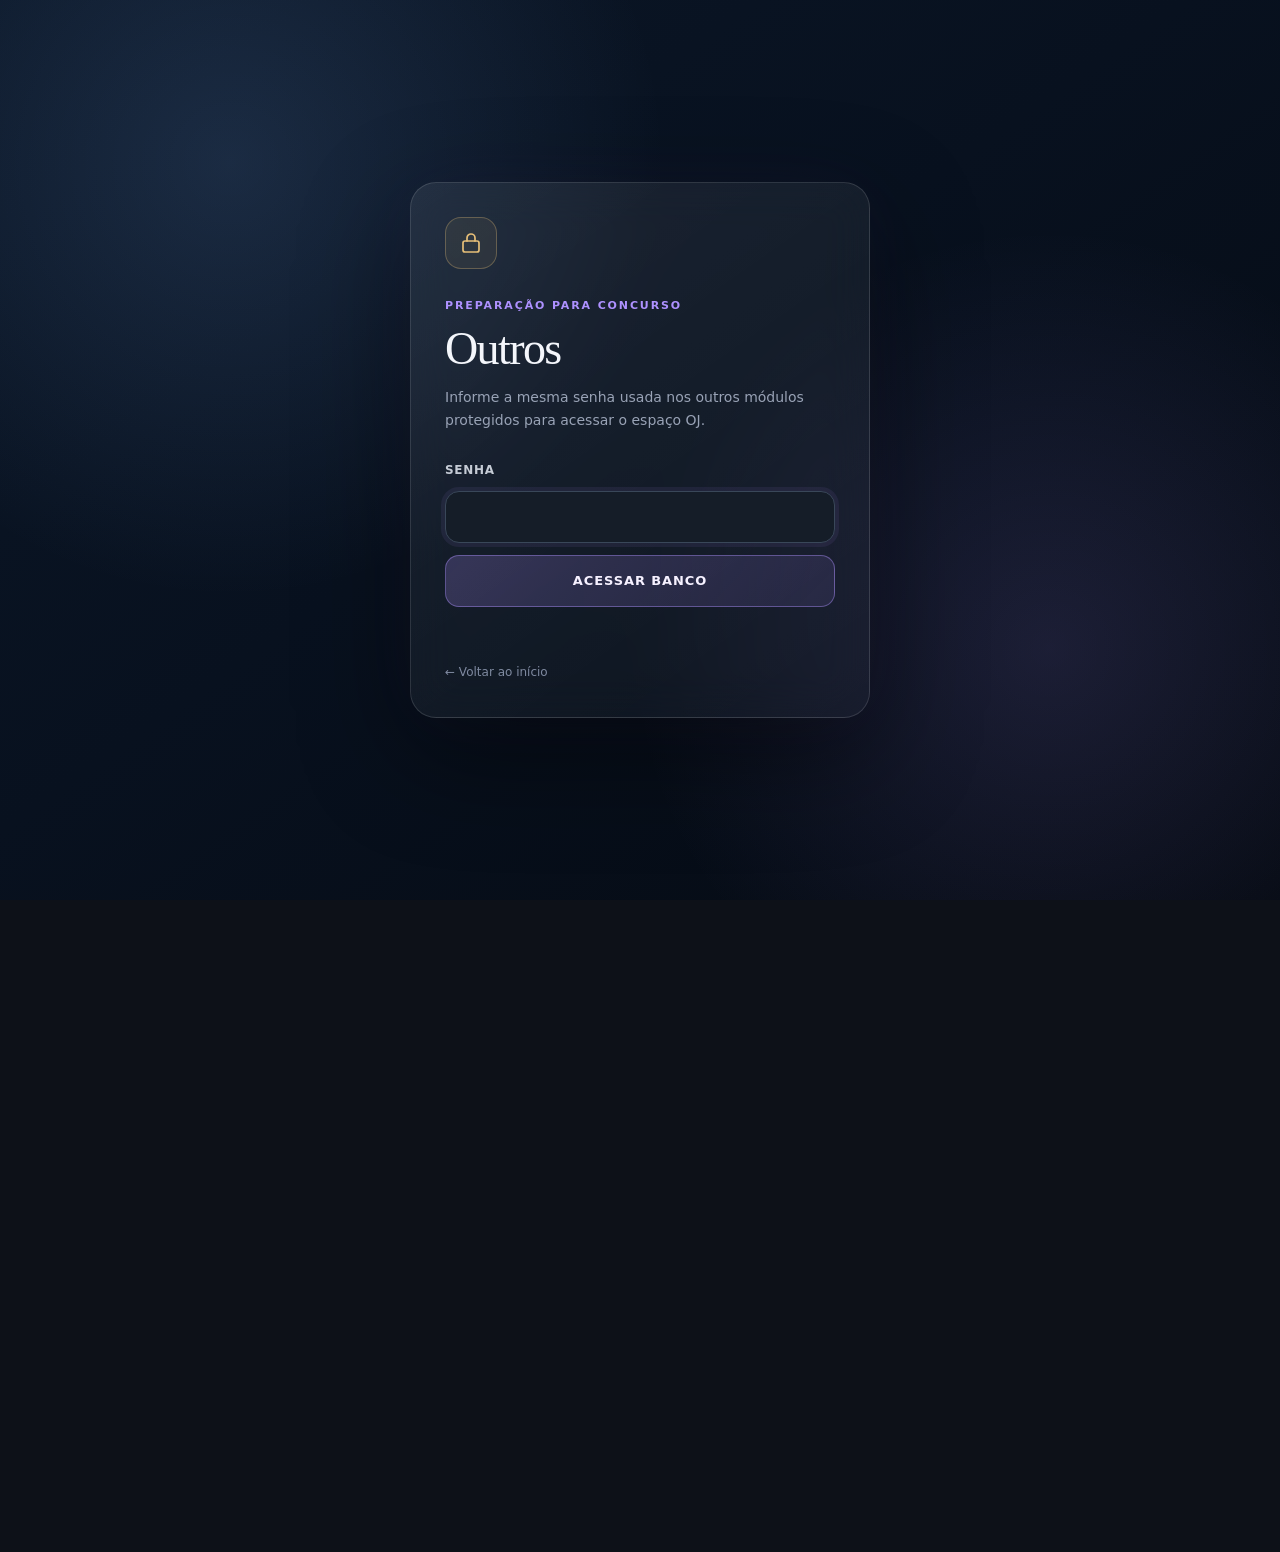
<file: oj/index.html>
<!doctype html>
<html lang="pt-BR">
<head>
<meta charset="utf-8">
<meta name="viewport" content="width=device-width, initial-scale=1">
<meta name="robots" content="noindex,nofollow,noarchive">
<meta name="color-scheme" content="dark">
<title>OJ · Biblioteca de estudos</title>
<script src="../legacy-gate.js"></script>
<style>
:root{--navy:#17233a;--ink:#1b2a43;--muted:#62728a;--line:#dfe5ee;--orange:#f47735;--cream:#fff8ef;--paper:#fff;--bg:#f5f7fb;--shadow:0 15px 40px rgba(22,36,58,.07)}
*{box-sizing:border-box}
body{margin:0;background:var(--bg);color:var(--ink);font:15px/1.55 system-ui,-apple-system,"Segoe UI",Roboto,Arial,sans-serif}
a{color:inherit}
button,input{font:inherit}button{cursor:pointer}
a:focus-visible,button:focus-visible,input:focus-visible{outline:3px solid #ffbb78;outline-offset:3px}
.top{background:var(--navy);color:#fff;display:flex;align-items:center;gap:18px;min-height:70px;padding:14px max(20px,calc((100vw - 1300px)/2));box-shadow:0 3px 12px #17233a23}
.logo{font:700 23px Georgia,serif;letter-spacing:-.5px}.top .detail{font-size:12px;color:#b5c1d4}.top .space{flex:1}
.top a{text-decoration:none;padding:7px 11px;border:1px solid #4c5d76;border-radius:9px;color:#f3f6ff;font-size:12px}
.top a:hover{background:#ffffff16}
.wrap{max-width:1300px;padding:42px 22px 65px;margin:0 auto}
.eyebrow{font-size:12px;text-transform:uppercase;letter-spacing:.18em;color:#c45d22;font-weight:800}
h1{font-family:Georgia,serif;font-weight:600;letter-spacing:-.035em;font-size:clamp(34px,5vw,53px);line-height:1.14;margin:9px 0 12px}
.lead{max-width:790px;color:var(--muted);font-size:16px;margin:0 0 22px}
.statline{display:flex;flex-wrap:wrap;gap:11px;margin:22px 0 25px}
.stat{background:#fff;border:1px solid #e3e8ef;border-radius:11px;padding:9px 13px;color:#536279;font-size:13px}
.stat strong{color:var(--ink)}
.searchwrap{display:flex;align-items:center;gap:10px;background:#fff;border:1px solid var(--line);border-radius:13px;padding:6px 14px;margin-bottom:23px;max-width:540px;box-shadow:var(--shadow)}
.searchwrap svg{flex:none;color:#6e7990}.searchwrap input{border:none;outline:none;width:100%;padding:10px 0;color:var(--ink);background:transparent}
.grid{display:grid;grid-template-columns:repeat(3,minmax(0,1fr));gap:16px}
.folder{display:block;position:relative;background:#fff;border:1px solid var(--line);border-radius:18px;padding:23px;text-decoration:none;min-height:186px;box-shadow:var(--shadow);transition:transform .18s,border-color .18s,box-shadow .18s}
.folder:hover{transform:translateY(-3px);border-color:#f3b48d;box-shadow:0 20px 50px rgba(22,36,58,.11)}
.folder-top{display:flex;justify-content:space-between;align-items:center}
.folder-symbol{background:var(--cream);border-radius:12px;width:44px;height:44px;display:grid;place-items:center;color:#bc5c26}
.folder-symbol svg{width:24px;height:24px}
.folder-num{font-size:12px;color:#96a2b2;letter-spacing:.12em;font-weight:700}
.folder h2{font:600 23px/1.25 Georgia,serif;margin:17px 0 12px}
.folder-bottom{display:flex;align-items:center;justify-content:space-between;gap:8px;color:#617188;font-size:12px}
.ready{color:#0b8058;background:#e7f7ef;padding:4px 8px;border-radius:999px;font-weight:700}
.empty-label{color:#929bac}
.section-head{display:flex;align-items:center;gap:11px;flex-wrap:wrap;margin-bottom:17px}
.back{border:1px solid #e2d3c1;border-radius:10px;padding:9px 13px;text-decoration:none;font-size:13px;font-weight:650;background:#fff;color:#994e24}
.back:hover{background:var(--cream)}
.topic-panel{border:1px solid var(--line);background:#fff;border-radius:19px;box-shadow:var(--shadow);padding:24px;margin-top:16px}
.topic-panel h2{font:600 23px/1.35 Georgia,serif;margin:0 0 13px}
.topic-list{list-style:none;padding:0;margin:0;display:grid;gap:8px;counter-reset:topic}
.topic-row{display:flex;align-items:center;gap:13px;background:#fbfcfe;border:1px solid #e7ebf1;border-radius:12px;padding:13px 14px;min-height:63px}
.topic-index{flex:0 0 30px;color:#97a3b4;font-size:12px;font-weight:700}
.topic-text{flex:1;min-width:0;overflow-wrap:anywhere;font-size:14px;font-weight:550}
.topic-status{flex:none;font-size:11px;color:#8996a8;border:1px solid #dce3eb;border-radius:99px;padding:4px 9px;white-space:nowrap}
.topic-row.active{background:#fff9f1;border-color:#f5c399}
.topic-row.active .topic-status{color:#15724e;border-color:#a3d9be;background:#e9f8ef}
.topic-row a{text-decoration:none;color:#94420c;font-weight:750;border-bottom:1px solid transparent}
.topic-row a:hover{border-color:#94420c}
.topic-row .quiz-link{flex:none;border:1px solid #b78560;border-radius:9px;padding:5px 9px;font-size:12px;background:#3a2b25;color:#ffd2ae;font-weight:750}
.topic-row .quiz-link:hover{background:#52372b;color:#fff;border-color:#e7a978}
.blank{border:1px dashed #cbd7e4;background:#f7f9fc;color:#63728b;border-radius:13px;padding:24px}
.hidden{display:none!important}
footer{margin-top:45px;color:#8592a5;font-size:12px;text-align:center}
@media(max-width:1040px){.grid{grid-template-columns:repeat(2,minmax(0,1fr))}}
@media(max-width:650px){.wrap{padding:27px 14px 45px}.grid{grid-template-columns:1fr}.folder{min-height:154px;padding:20px}.folder h2{margin:12px 0}.top{padding:12px 15px;gap:8px;flex-wrap:wrap}.top .detail{display:none}.topic-panel{padding:13px}.topic-row{gap:7px;align-items:flex-start}.topic-index{flex-basis:22px}.topic-status{font-size:10px;padding:3px 6px}.statline{gap:7px}.stat{padding:7px 10px}}
</style>
<link rel="stylesheet" href="./noite.css">
</head>
<body>
<header class="top">
  <span class="logo">OJ · Legis Lectiones</span>
  <span class="detail">Biblioteca de estudos</span>
  <span class="space"></span>
  <a href="../" title="Página inicial">Legis Lectiones</a>
</header>
<main class="wrap">
  <div id="view" aria-live="polite">
    <div class="eyebrow">Biblioteca</div>
    <h1>Disciplinas</h1>
    <p class="lead">Carregando a organização dos conteúdos…</p>
  </div>
  <footer>Legis Lectiones · Área de estudos</footer>
</main>
<script>
(() => {
  "use strict";
  const view=document.getElementById("view");
  const esc=x=>String(x??"").replace(/[&<>"']/g,c=>({"&":"&amp;","<":"&lt;",">":"&gt;",'"':"&quot;","'":"&#39;"}[c]));
  const topics=d=>d.groups.flatMap(g=>g.topics);
  const folderIcon='<svg viewBox="0 0 24 24" fill="none" stroke="currentColor" stroke-width="1.8" stroke-linecap="round" stroke-linejoin="round" aria-hidden="true"><path d="M3 7a2 2 0 0 1 2-2h5l2 2h7a2 2 0 0 1 2 2v10a2 2 0 0 1-2 2H5a2 2 0 0 1-2-2z"></path></svg>';
  const searchIcon='<svg viewBox="0 0 24 24" width="18" height="18" fill="none" stroke="currentColor" stroke-width="2" aria-hidden="true"><circle cx="10.8" cy="10.8" r="6.8"></circle><path d="m16 16 5 5"></path></svg>';
  let catalog=null;
  const totalCount=()=>catalog.disciplines.reduce((sum,d)=>sum+topics(d).length,0);
  const activeCount=d=>topics(d).filter(t=>Boolean(t.href)).length;
  const safeHref=x=>typeof x==="string"&&/^\.\/[a-z0-9/_-]+\.html(?:\?modulo=[a-z0-9-]+)?$/.test(x)?x:null;
  const findSelected=()=>catalog.disciplines.find(d=>d.id===decodeURIComponent(location.hash.slice(1)))||null;
  function card(d,index){
    const n=topics(d).length,active=activeCount(d);
    return '<a class="folder" href="#'+esc(d.id)+'" aria-label="Abrir '+esc(d.title)+'">'
      +'<div class="folder-top"><span class="folder-symbol">'+folderIcon+'</span><span class="folder-num">'+String(index+1).padStart(2,"0")+'</span></div>'
      +'<h2>'+esc(d.title)+'</h2>'
      +'<div class="folder-bottom"><span>'+(n?n+' '+(n===1?'tema':'temas'):'A organizar')+'</span>'
      +(active?'<span class="ready">'+active+' disponível</span>':'<span class="empty-label">A estruturar</span>')
      +'</div></a>';
  }
  function showOverview(){
    const ds=catalog.disciplines;
    view.innerHTML='<div class="eyebrow">Organização de conteúdos</div><h1>Disciplinas</h1>'
      +'<p class="lead">Selecione uma disciplina para ver seus temas. A organização acompanha a sequência de aulas; os materiais serão acrescentados gradualmente.</p>'
      +'<div class="statline"><span class="stat"><strong>'+ds.length+'</strong> disciplinas</span>'
      +'<span class="stat"><strong>'+totalCount()+'</strong> temas catalogados</span>'
      +'<span class="stat"><strong>'+ds.reduce((n,d)=>n+activeCount(d),0)+'</strong> módulos disponíveis</span></div>'
      +'<label class="searchwrap">'+searchIcon+'<input id="search" type="search" placeholder="Buscar disciplina ou tema" aria-label="Buscar disciplina ou tema" autocomplete="off"></label>'
      +'<div class="grid" id="folders">'+ds.map(card).join('')+'</div>'
      +'<div class="blank hidden" id="none">Nenhuma disciplina ou tema corresponde à busca.</div>';
    const input=document.getElementById("search");
    input.addEventListener("input",()=>{
      const normalize=v=>String(v).normalize("NFD").replace(/[\u0300-\u036f]/g,"").toLowerCase();
      const term=normalize(input.value.trim());
      const filtered=ds.filter(d=>normalize(d.title).includes(term)||topics(d).some(t=>normalize(t.title).includes(term)));
      document.getElementById("folders").innerHTML=filtered.map(d=>card(d,ds.indexOf(d))).join('');
      document.getElementById("none").classList.toggle("hidden",filtered.length!==0);
    });
  }
  function showSubject(d){
    let index=0;
    const groups=d.groups.map(group=>{
      const rows=group.topics.map(t=>{
        const number=String(++index).padStart(2,"0"),href=safeHref(t.href);
        return '<li class="topic-row'+(href?' active':'')+'"><span class="topic-index">'+number+'</span>'
          +(href?'<a class="topic-text" href="'+esc(href)+'">'+esc(t.title)+'</a>':'<span class="topic-text">'+esc(t.title)+'</span>')
          +'<span class="topic-status">'+(href?'Abrir conteúdo':'Em preparação')+'</span>'+'</li>';
      }).join("");
      return '<section class="topic-panel"><h2>'+esc(group.title)+'</h2><ol class="topic-list">'+rows+'</ol></section>';
    }).join("");
    view.innerHTML='<div class="section-head"><a href="#" class="back">Todas as disciplinas</a><span class="eyebrow">Sequência de estudo</span></div>'
      +'<h1>'+esc(d.title)+'</h1>'
      +'<p class="lead">'+(index?index+' '+(index===1?'tema organizado':'temas organizados')+'.':'Os temas desta área ainda não foram cadastrados.')
      +' Abra os que já estiverem disponíveis; os demais serão desenvolvidos em etapas.</p>'
      +(groups||'<div class="blank">Área reservada para receber os próximos conteúdos.</div>');
  }
  function render(){
    if(!catalog)return;
    const selected=findSelected();
    if(selected)showSubject(selected);
    else showOverview();
    window.scrollTo({top:0,behavior:"instant"});
  }
  window.addEventListener("hashchange",render);
  fetch("./catalogo.json",{cache:"no-store"})
    .then(response=>{if(!response.ok)throw Error("Não foi possível carregar o catálogo (HTTP "+response.status+").");return response.json()})
    .then(data=>{
      if(!Array.isArray(data.disciplines)||data.disciplines.length!==14)throw Error("Catálogo incompleto.");
      catalog=data;
      render();
    })
    .catch(e=>{view.innerHTML='<div class="eyebrow">Erro de carregamento</div><h1>Catálogo indisponível</h1><p class="lead">'+esc(e.message)+'</p><p>Atualize a página; se o erro persistir, confira o arquivo <code>oj/catalogo.json</code>.</p>';});
})();
</script>
</body>
</html>
</file>
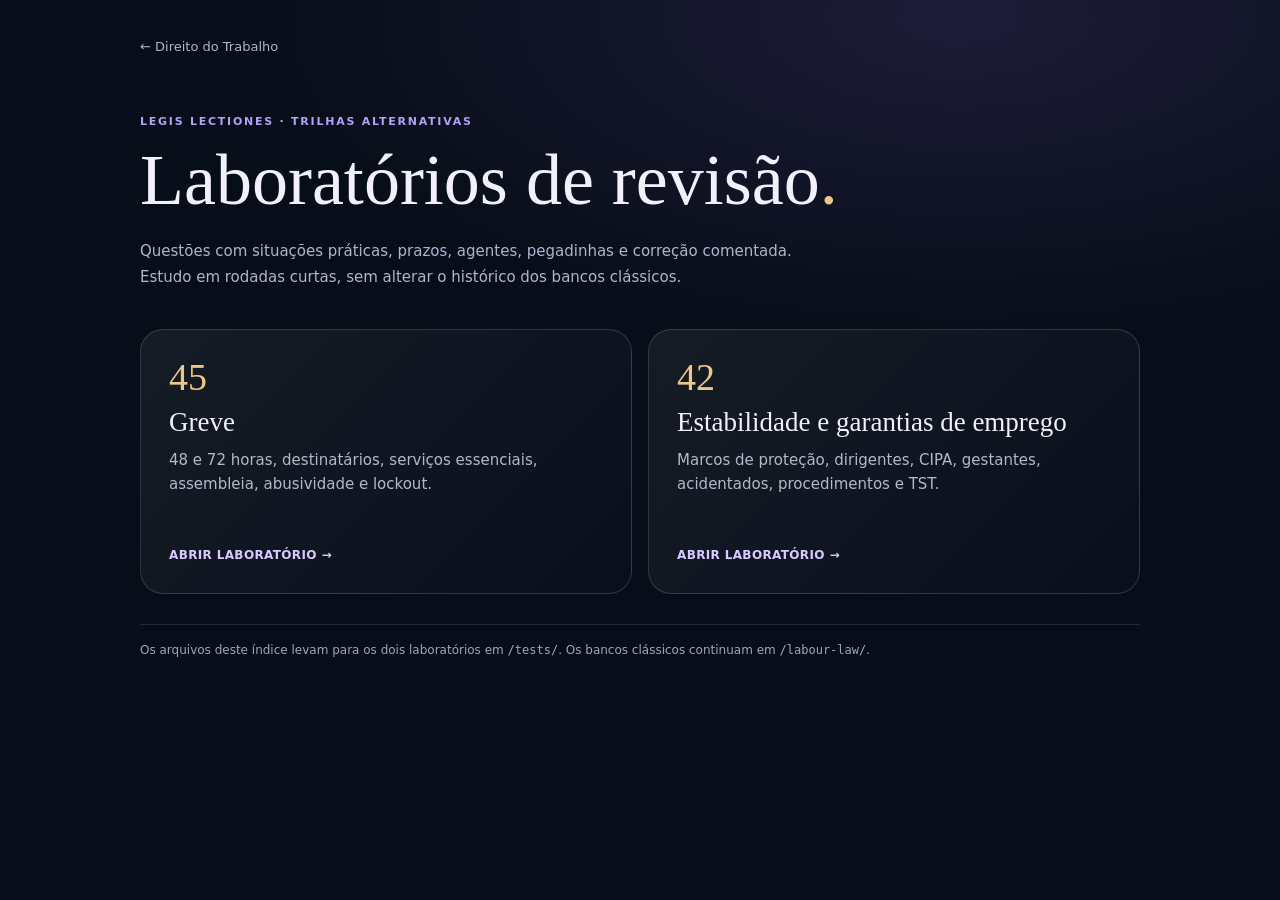
<file: tests/index.html>
<!doctype html>
<html lang="pt-BR">
<head>
<meta charset="utf-8"><meta name="viewport" content="width=device-width, initial-scale=1"><meta name="color-scheme" content="dark">
<title>Laboratórios de revisão · Legis Lectiones</title>
<style>
:root{color-scheme:dark}*{box-sizing:border-box}body{margin:0;min-height:100vh;background:radial-gradient(ellipse 55% 35% at 75% 2%,rgba(117,87,186,.19),transparent),#080e19;color:#f2f0fa;font:15px/1.6 system-ui,-apple-system,"Segoe UI",sans-serif}main{width:min(1000px,calc(100% - 36px));margin:auto;padding:34px 0 90px}a{color:#e8c88d}a:focus-visible{outline:2px solid #e8c88d;outline-offset:4px}.breadcrumb{font-size:13px;text-decoration:none;color:#aeb6c9}.eyebrow{font-size:11px;letter-spacing:.16em;text-transform:uppercase;color:#b4a0f8;margin-top:55px;font-weight:700}h1{font:500 clamp(38px,7vw,72px)/1.05 Georgia,serif;margin:12px 0 20px}p.lead{color:#abb7cd;max-width:700px;line-height:1.75;margin-bottom:38px}.grid{display:grid;grid-template-columns:repeat(2,minmax(0,1fr));gap:16px}.tile{display:flex;flex-direction:column;gap:10px;padding:28px;min-height:265px;border:1px solid rgba(220,230,255,.17);border-radius:23px;background:linear-gradient(135deg,rgba(255,255,255,.06),rgba(255,255,255,.013));text-decoration:none;color:inherit;transition:border-color .2s,background .2s}.tile:hover{border-color:#b4a0f8;background:rgba(180,160,248,.1)}.count{font:500 38px/1 Georgia,serif;color:#ebc889}.tile h2{font:500 27px/1.2 Georgia,serif;margin:0}.tile p{color:#b1b9ca;flex:1;margin:0}.go{font-size:12px;color:#d8c9ff;font-weight:700;letter-spacing:.03em}.note{border-top:1px solid rgba(220,230,255,.12);margin-top:30px;padding-top:16px;font-size:12px;color:#9ba7b9}@media(max-width:640px){.grid{grid-template-columns:1fr}.eyebrow{margin-top:35px}.tile{min-height:210px}}
</style>
</head>
<body><main>
<a href="../labour-law/" class="breadcrumb">← Direito do Trabalho</a>
<div class="eyebrow">Legis Lectiones · trilhas alternativas</div>
<h1>Laboratórios de revisão<span style="color:#ebc889">.</span></h1>
<p class="lead">Questões com situações práticas, prazos, agentes, pegadinhas e correção comentada. Estudo em rodadas curtas, sem alterar o histórico dos bancos clássicos.</p>
<section class="grid" aria-label="Escolha o laboratório">
<a class="tile" href="./greve.html"><span class="count">45</span><h2>Greve</h2><p>48 e 72 horas, destinatários, serviços essenciais, assembleia, abusividade e lockout.</p><span class="go">ABRIR LABORATÓRIO →</span></a>
<a class="tile" href="./estabilidade.html"><span class="count">42</span><h2>Estabilidade e garantias de emprego</h2><p>Marcos de proteção, dirigentes, CIPA, gestantes, acidentados, procedimentos e TST.</p><span class="go">ABRIR LABORATÓRIO →</span></a>
</section>
<p class="note">Os arquivos deste índice levam para os dois laboratórios em <code>/tests/</code>. Os bancos clássicos continuam em <code>/labour-law/</code>.</p>
</main></body></html>
</file>
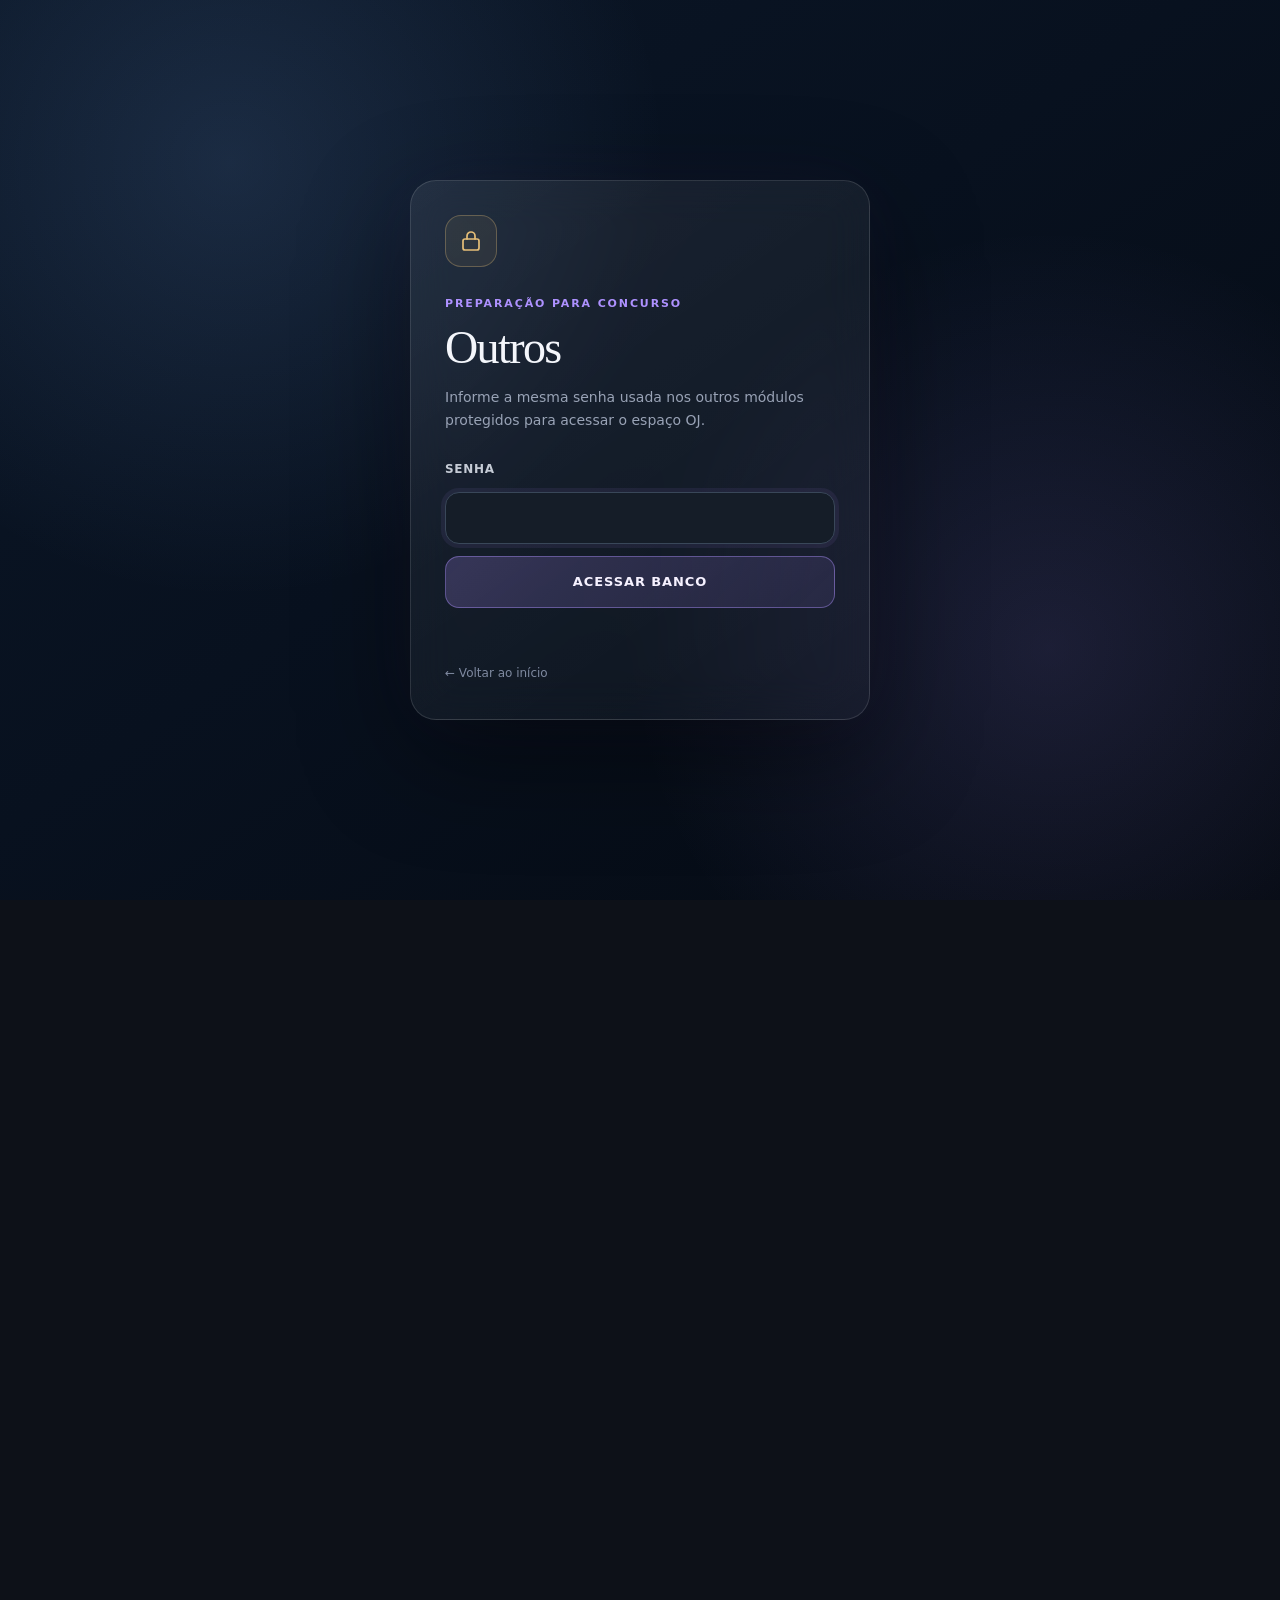
<file: oj/cpc-jurisdicao.html>
<!doctype html>
<html lang="pt-BR" data-module="cpc-jurisdicao">
<head>
  <meta charset="utf-8">
  <meta name="viewport" content="width=device-width, initial-scale=1">
  <meta name="robots" content="noindex,nofollow,noarchive">
  <meta name="color-scheme" content="dark">
  <title>Jurisdição · DPC · Legis Lectiones</title>
  <script src="../legacy-gate.js"></script>
  <link rel="stylesheet" href="./leitura.css">
<link rel="stylesheet" href="./noite.css">
</head>
<body>
<header class="site-header">
  <span class="brand">Legis Lectiones</span>
  <span class="crumb">Direito Processual Civil · Lei comentada e ilustrada</span>
  <span class="spacer"></span>
  <a href="./#direito-processual-civil" class="back">Disciplinas</a>
</header>
<div class="layout">
  <aside class="sidebar" aria-label="Navegação dos conteúdos">
    <div class="eyebrow">Sequência do material</div>
    <h2 id="navTitle">Conteúdos</h2>
    <details><summary>Mostrar / ocultar assuntos</summary></details>
    <div class="groups" id="groupNav"></div>
  </aside>
  <main class="main">
    <div id="context" class="context">Direito Processual Civil</div>
    <div class="overline">Lei comentada e ilustrada</div>
    <h1 id="articleTitle">Carregando…</h1>
    <p id="subhead" class="subhead"></p>
    <article id="article" class="chapter" aria-live="polite">
      <p>Carregando conteúdo…</p>
    </article>
    <nav class="pager" aria-label="Navegação entre conteúdos">
      <button type="button" id="prevBottom">Anterior</button>
      <span id="pageNum" class="counter"></span>
      <button type="button" id="nextBottom">Próximo</button>
    </nav>
    <div hidden aria-hidden="true">
      <button id="prev"></button><button id="next"></button>
    </div>
  </main>
</div>

<script src="./leitura.js"></script>
</body>
</html>
</file>
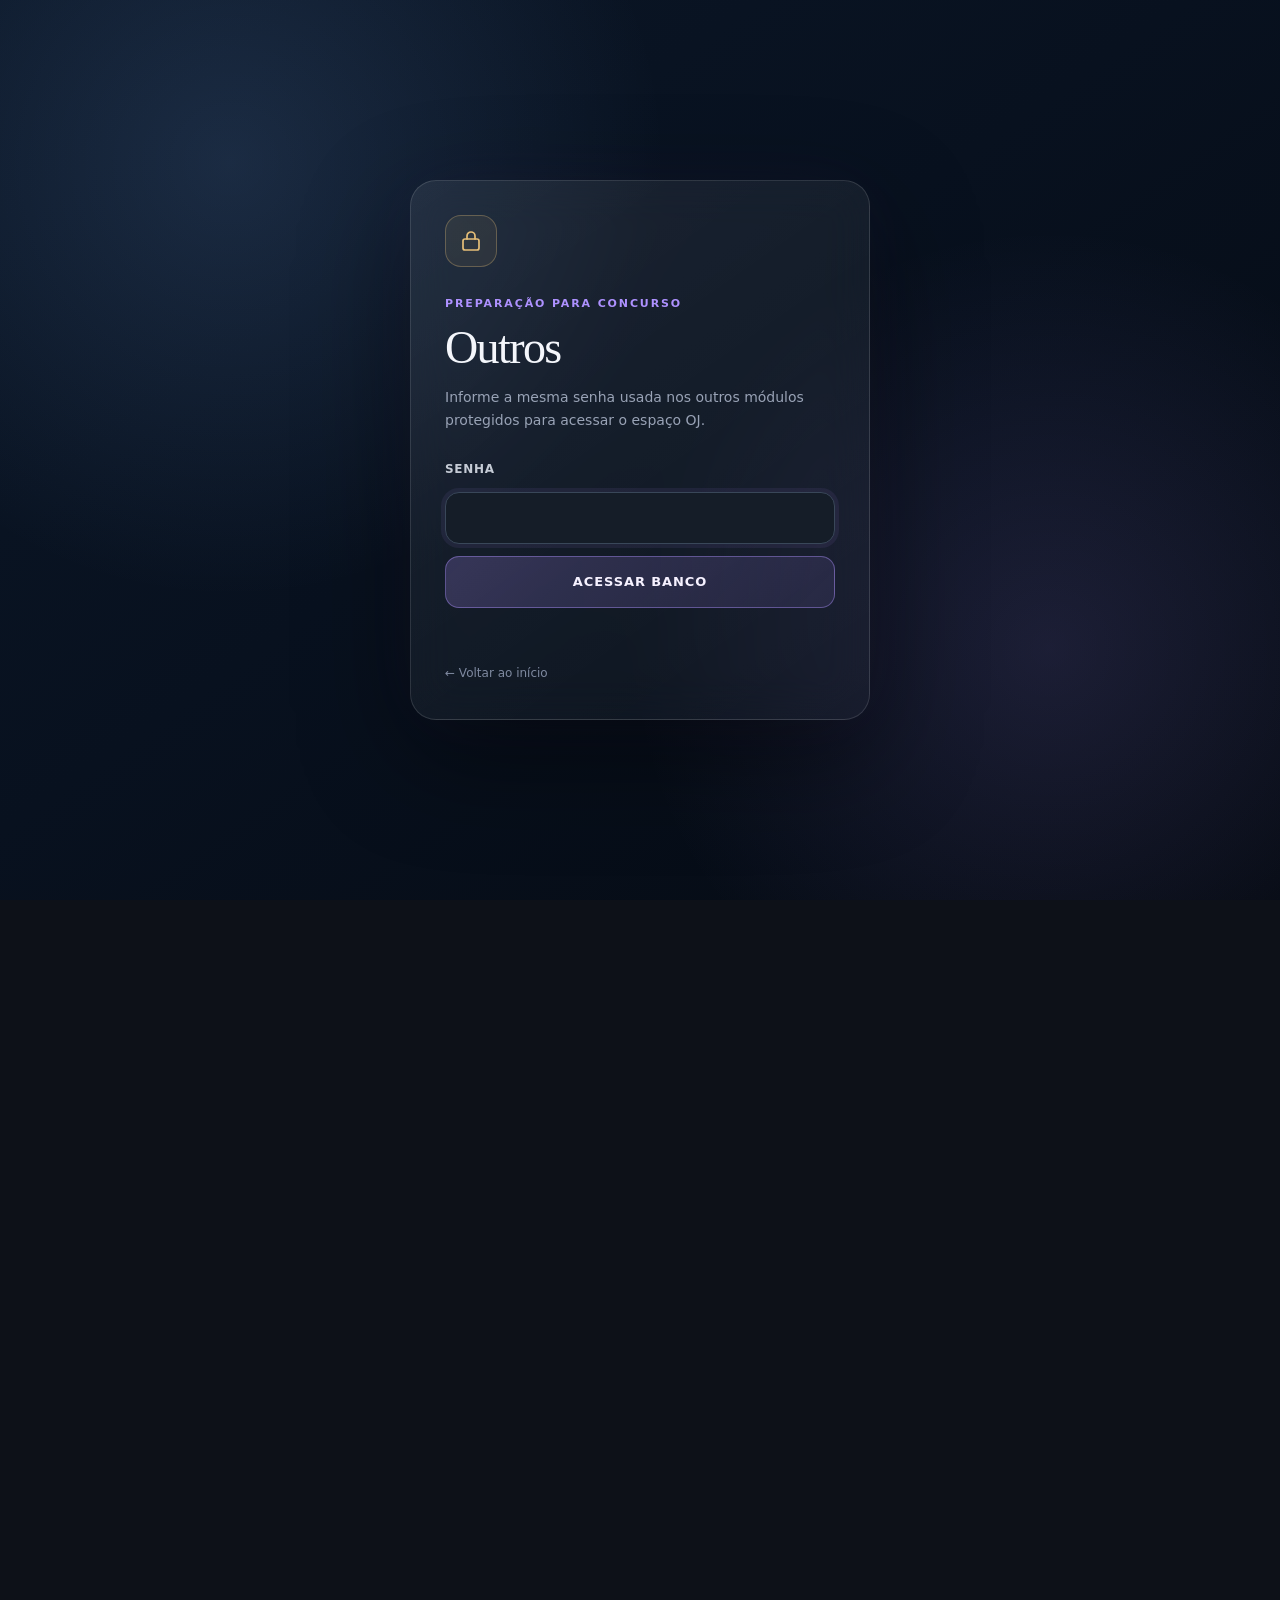
<file: oj/cpc-normas.html>
<!doctype html>
<html lang="pt-BR" data-module="cpc-normas">
<head>
  <meta charset="utf-8">
  <meta name="viewport" content="width=device-width, initial-scale=1">
  <meta name="robots" content="noindex,nofollow,noarchive">
  <meta name="color-scheme" content="dark">
  <title>Normas Fundamentais · DPC · Legis Lectiones</title>
  <script src="../legacy-gate.js"></script>
  <link rel="stylesheet" href="./leitura.css">
<link rel="stylesheet" href="./noite.css">
</head>
<body>
<header class="site-header">
  <span class="brand">Legis Lectiones</span>
  <span class="crumb">Direito Processual Civil · Lei comentada e ilustrada</span>
  <span class="spacer"></span>
  <a href="./#direito-processual-civil" class="back">Disciplinas</a>
</header>
<div class="layout">
  <aside class="sidebar" aria-label="Navegação dos conteúdos">
    <div class="eyebrow">Sequência do material</div>
    <h2 id="navTitle">Conteúdos</h2>
    <details><summary>Mostrar / ocultar assuntos</summary></details>
    <div class="groups" id="groupNav"></div>
  </aside>
  <main class="main">
    <div id="context" class="context">Direito Processual Civil</div>
    <div class="overline">Lei comentada e ilustrada</div>
    <h1 id="articleTitle">Carregando…</h1>
    <p id="subhead" class="subhead"></p>
    <article id="article" class="chapter" aria-live="polite">
      <p>Carregando conteúdo…</p>
    </article>
    <nav class="pager" aria-label="Navegação entre conteúdos">
      <button type="button" id="prevBottom">Anterior</button>
      <span id="pageNum" class="counter"></span>
      <button type="button" id="nextBottom">Próximo</button>
    </nav>
    <div hidden aria-hidden="true">
      <button id="prev"></button><button id="next"></button>
    </div>
  </main>
</div>

<script src="./leitura.js"></script>
</body>
</html>
</file>
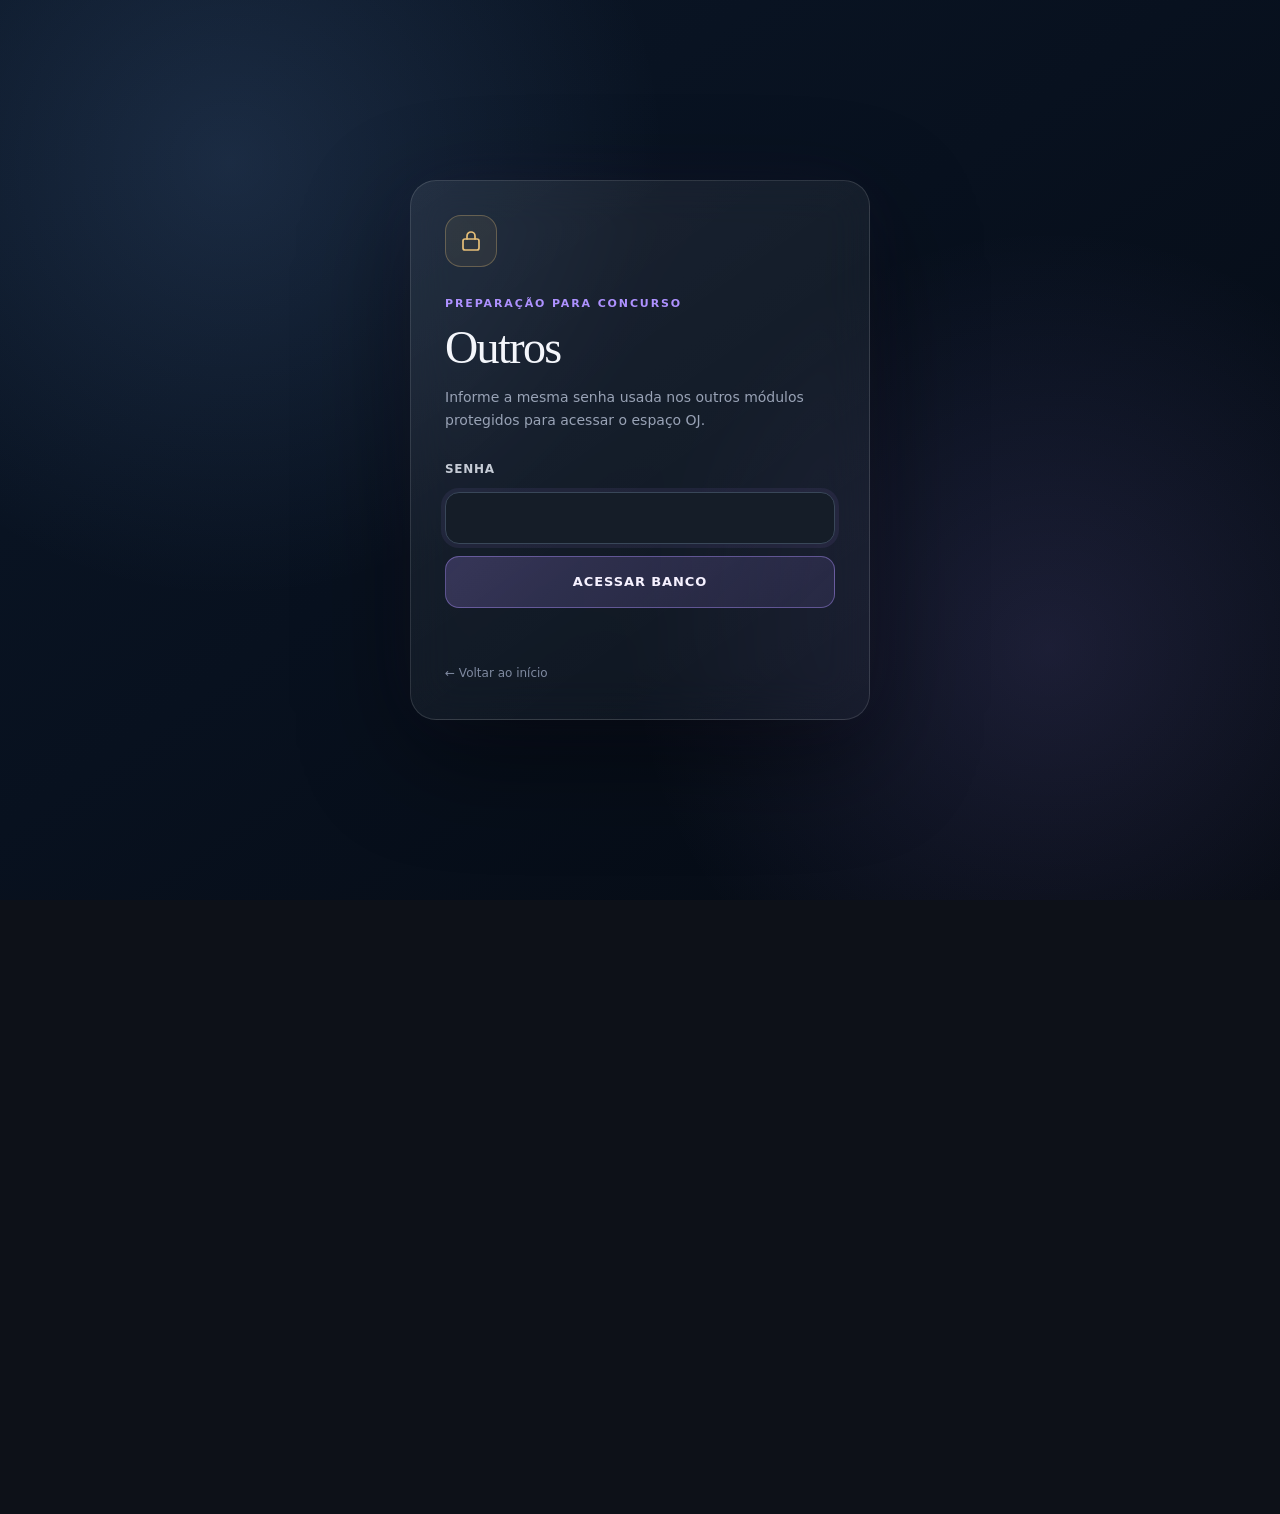
<file: oj/improbidade.html>
<!doctype html>
<html lang="pt-BR" data-module="improbidade">
<head>
  <meta charset="utf-8">
  <meta name="viewport" content="width=device-width, initial-scale=1">
  <meta name="robots" content="noindex,nofollow,noarchive">
  <meta name="color-scheme" content="dark">
  <title>Improbidade Administrativa · Legis Lectiones</title>
  <script src="../legacy-gate.js"></script>
  <link rel="stylesheet" href="./leitura.css">
<link rel="stylesheet" href="./noite.css">
</head>
<body>
<header class="site-header">
  <span class="brand">Legis Lectiones</span>
  <span class="crumb">Direito Administrativo · Lei comentada e ilustrada</span>
  <span class="spacer"></span>
  <a href="./#direito-administrativo" class="back">Disciplinas</a>
</header>
<div class="layout">
  <aside class="sidebar" aria-label="Navegação dos conteúdos">
    <div class="eyebrow">Sequência do material</div>
    <h2 id="navTitle">Conteúdos</h2>
    <details><summary>Mostrar / ocultar assuntos</summary></details>
    <div class="groups" id="groupNav"></div>
  </aside>
  <main class="main">
    <div id="context" class="context">Direito Administrativo</div>
    <div class="overline">Lei comentada e ilustrada</div>
    <h1 id="articleTitle">Carregando…</h1>
    <p id="subhead" class="subhead"></p>
    <article id="article" class="chapter" aria-live="polite">
      <p>Carregando conteúdo…</p>
    </article>
    <nav class="pager" aria-label="Navegação entre conteúdos">
      <button type="button" id="prevBottom">Anterior</button>
      <span id="pageNum" class="counter"></span>
      <button type="button" id="nextBottom">Próximo</button>
    </nav>
    <div hidden aria-hidden="true">
      <button id="prev"></button><button id="next"></button>
    </div>
  </main>
</div>

<script src="./leitura.js"></script>
</body>
</html>
</file>
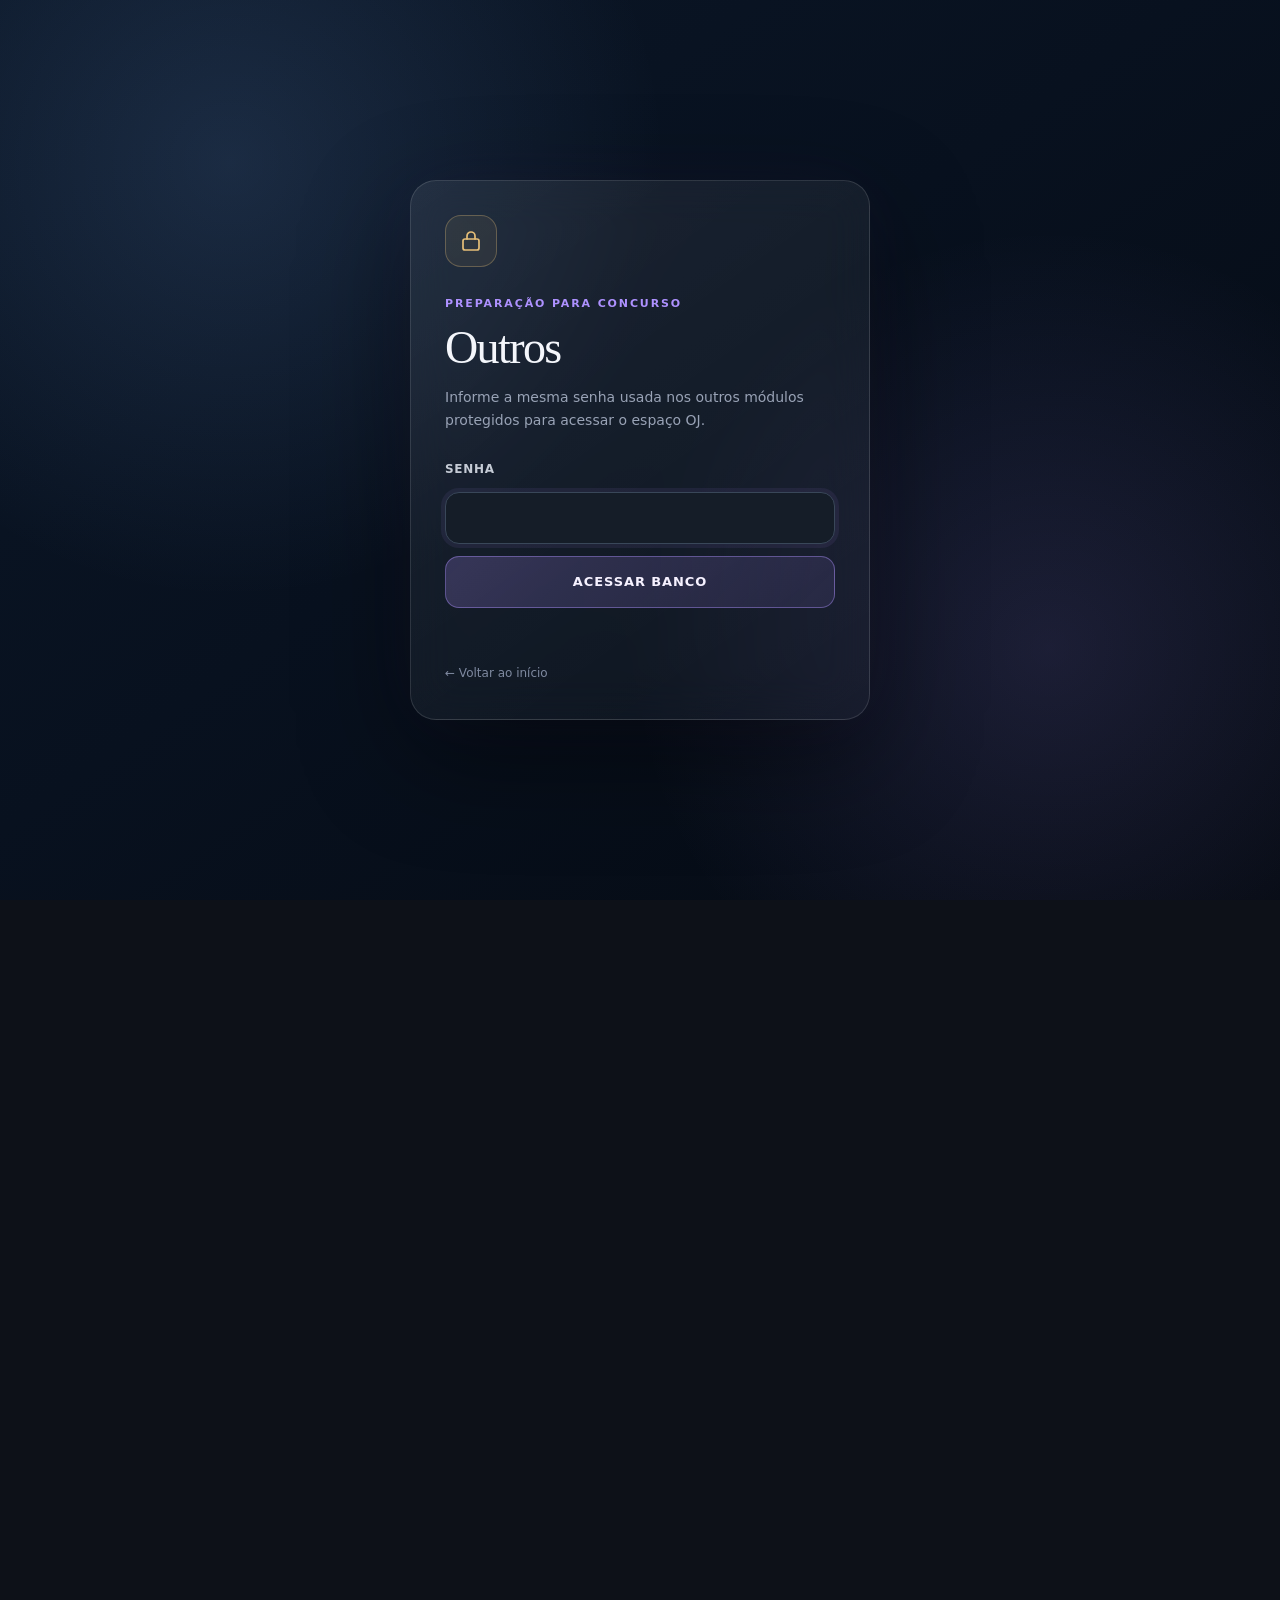
<file: oj/lindb.html>
<!doctype html>
<html lang="pt-BR" data-module="lindb">
<head>
  <meta charset="utf-8">
  <meta name="viewport" content="width=device-width, initial-scale=1">
  <meta name="robots" content="noindex,nofollow,noarchive">
  <meta name="color-scheme" content="dark">
  <title>LINDB · Direito Civil · Legis Lectiones</title>
  <script src="../legacy-gate.js"></script>
  <link rel="stylesheet" href="./leitura.css">
<link rel="stylesheet" href="./noite.css">
</head>
<body>
<header class="site-header">
  <span class="brand">Legis Lectiones</span>
  <span class="crumb">Direito Civil · Lei comentada e ilustrada</span>
  <span class="spacer"></span>
  <a href="./#direito-civil" class="back">Disciplinas</a>
</header>
<div class="layout">
  <aside class="sidebar" aria-label="Navegação dos conteúdos">
    <div class="eyebrow">Sequência do material</div>
    <h2 id="navTitle">Conteúdos</h2>
    <details><summary>Mostrar / ocultar assuntos</summary></details>
    <div class="groups" id="groupNav"></div>
  </aside>
  <main class="main">
    <div id="context" class="context">Direito Civil</div>
    <div class="overline">Lei comentada e ilustrada</div>
    <h1 id="articleTitle">Carregando…</h1>
    <p id="subhead" class="subhead"></p>
    <article id="article" class="chapter" aria-live="polite">
      <p>Carregando conteúdo…</p>
    </article>
    <nav class="pager" aria-label="Navegação entre conteúdos">
      <button type="button" id="prevBottom">Anterior</button>
      <span id="pageNum" class="counter"></span>
      <button type="button" id="nextBottom">Próximo</button>
    </nav>
    <div hidden aria-hidden="true">
      <button id="prev"></button><button id="next"></button>
    </div>
  </main>
</div>
<script>window.ARTICLES=[{"n":1,"title":"Quando a lei começa a valer?","scene":"B comemora a publicação de uma lei. H pergunta: “Já precisamos cumprir hoje?”. B consulta o calendário antes de responder.","rule":"Regra geral: 45 dias após a publicação oficial, salvo disposição contrária. No exterior, quando admitida a obrigatoriedade da lei brasileira, três meses. Republicação corretiva antes de vigorar reinicia a contagem; correção de lei já vigente é lei nova.","legal":"Salvo disposição contrária, a lei começa a vigorar em todo o país quarenta e cinco dias depois de oficialmente publicada.","question":"Uma lei foi publicada sem indicar data de início da vigência. Em regra, quando passa a vigorar no Brasil?","choices":["Na data da assinatura","45 dias depois da publicação oficial","Três meses depois, necessariamente","Somente quando um juiz autorizar"],"correct":1,"why":"A regra brasileira é de 45 dias; não confunda com os três meses para obrigatoriedade no exterior, quando admitida.","flag":null,"terms":["vacatio legis: intervalo entre publicação e vigência","errata: correção do texto publicado"],"group":"01-03"},{"n":2,"title":"Lei nova e lei antiga","scene":"A nova Lei B chega à oficina de H. A antiga Lei A pergunta: “Vou deixar de valer?”. B responde: “Depende: preciso revogar expressamente, ser incompatível ou regular inteiramente sua matéria”.","rule":"A lei sem vigência temporária continua até ser modificada ou revogada. A posterior revoga a anterior se o declarar expressamente, for incompatível ou regular integralmente a matéria. Regra nova paralela não revoga necessariamente a antiga. Lei revogada não retorna automaticamente.","legal":"Não se destinando à vigência temporária, a lei terá vigor até que outra a modifique ou revogue.","question":"B é uma lei posterior que apenas acrescenta disposições gerais compatíveis, ao lado da lei A. O que ocorre?","choices":["A lei A é sempre integralmente revogada","A lei B é automaticamente revogada","A lei A não é necessariamente revogada","A lei A retorna de revogação anterior"],"correct":2,"why":"O art. 2º, §2º, impede presumir revogação quando a lei nova disciplina regras gerais ou especiais paralelas sem conflito. Direção correta: LEI B (nova) → PODE REVOGAR → LEI A (antiga).","flag":null,"terms":["revogação: retirada da vigência de norma","repristinação: retorno de norma anteriormente revogada, que não é automático"],"group":"01-03"},{"n":3,"title":"“Eu não sabia!”","scene":"H recebe uma exigência legal e diz ao juiz J: “Mas eu não conhecia essa lei!”. J explica por que isso não afasta o dever de cumpri-la.","rule":"Ninguém se escusa de cumprir a lei alegando que não a conhece.","legal":"Ninguém se escusa de cumprir a lei, alegando que não a conhece.","question":"Qual alegação, por si só, não dispensa H de cumprir uma lei aplicável?","choices":["Desconhecimento da lei","Existência de decisão transitada em julgado","Revogação expressa da norma","Inconstitucionalidade reconhecida no caso"],"correct":0,"why":"O art. 3º afasta a desculpa genérica de desconhecimento; isso não significa que lei revogada seja exigível.","flag":null,"terms":[],"group":"01-03"},{"n":4,"title":"A lei deixou uma lacuna","scene":"J procura a solução de um caso, mas o texto legal não cobre a situação. Na mesa surgem três ferramentas: analogia, costumes e princípios gerais de direito.","rule":"Quando a lei for omissa, o juiz decide por analogia, costumes e princípios gerais de direito. A enumeração legal não significa uma escada rígida que sempre deva ser percorrida mecanicamente.","legal":"Quando a lei for omissa, o juiz decidirá o caso de acordo com a analogia, os costumes e os princípios gerais de direito.","question":"Para lidar com omissão da lei, J pode recorrer a qual conjunto?","choices":["Portarias, entrevistas e vontade pessoal","Analogia, costumes e princípios gerais do direito","Somente precedentes estrangeiros","Apenas analogia, vedadas outras fontes"],"correct":1,"why":"A LINDB cita expressamente analogia, costumes e princípios gerais de direito.","flag":"A ilustração enumera os três instrumentos com números; isso ajuda a memorizar, mas não estabelece ordem legal obrigatória.","terms":["analogia: solução de caso semelhante","costumes: práticas reiteradas reconhecidas como juridicamente relevantes"],"group":"04-06"},{"n":5,"title":"A lei e o bem comum","scene":"J precisa aplicar uma regra numa cidade atingida por uma enchente. A leitura literal isolada parece não contemplar o fim social da medida.","rule":"Na aplicação da lei, o juiz atende aos fins sociais a que ela se dirige e às exigências do bem comum.","legal":"Na aplicação da lei, o juiz atenderá aos fins sociais a que ela se dirige e às exigências do bem comum.","question":"Ao aplicar uma lei, que dois critérios J deve considerar expressamente?","choices":["Fins sociais e exigências do bem comum","Somente arrecadação e lucro","Preferência pessoal e conveniência","Unicamente a lei estrangeira"],"correct":0,"why":"O art. 5º aponta fins sociais e exigências do bem comum como critérios interpretativos.","flag":null,"terms":[],"group":"04-06"},{"n":6,"title":"O passado protegido","scene":"Uma lei nova chega à cidade. H teme perder um negócio jurídico já concluído; B já tem um direito adquirido; J lembra que uma decisão não admite mais recurso.","rule":"A lei em vigor tem efeito imediato e geral, respeitando ato jurídico perfeito, direito adquirido e coisa julgada.","legal":"A Lei em vigor terá efeito imediato e geral, respeitados o ato jurídico perfeito, o direito adquirido e a coisa julgada.","question":"Qual trio deve ser respeitado quando entra em vigor uma lei nova?","choices":["Prazo judicial, multa e denúncia","Ato jurídico perfeito, direito adquirido e coisa julgada","Somente contratos e multas","Apenas decisões ainda recorríveis"],"correct":1,"why":"O ato jurídico perfeito já se consumou sob lei vigente; direito adquirido integra a esfera do titular; coisa julgada é a decisão sem recurso cabível.","flag":null,"terms":["intertemporal: conflito entre regras vigentes em momentos diferentes"],"group":"04-06"},{"n":7,"title":"A pessoa que mudou de país","scene":"B deixa o Brasil e passa a morar habitualmente em outro país. H pergunta qual lei rege seu nome, capacidade e relações de família.","rule":"Em regra, a lei do país do domicílio rege personalidade, nome, capacidade e direitos de família. Há regras específicas para casamento no Brasil e para cônjuges com domicílios diferentes.","legal":"A lei do país em que domiciliada a pessoa determina as regras sobre o começo e o fim da personalidade, o nome, a capacidade e os direitos de família.","question":"Para definir a capacidade civil de B em contexto internacional, qual conexão é a regra geral?","choices":["Sua nacionalidade, sempre","O país onde foi lavrado o documento","O país de seu domicílio","O país em que ocorreu a última viagem"],"correct":2,"why":"O art. 7º adota, em regra, a lei do domicílio para os assuntos enumerados.","flag":"O texto do art. 7º, §6º, e os quadros sobre divórcio estrangeiro precisam ser lidos junto do CPC atual: o divórcio consensual simples no exterior dispensa homologação do STJ.","terms":["domicílio: conexão jurídica com determinado lugar"],"group":"07-09"},{"n":8,"title":"Onde está o bem?","scene":"H possui um imóvel em outro país. B sugere usar automaticamente a lei do domicílio do proprietário para tudo.","rule":"A lei do lugar onde estão situados os bens rege a qualificação e as relações a eles pertinentes. Há regras específicas para bens móveis transportados e para penhor.","legal":"Para qualificar os bens e regular as relações a eles concernentes, aplicar-se-á a lei do país em que estiverem situados.","question":"Um imóvel de H fica no país X. Como regra de conexão, aplica-se:","choices":["A lei do país X, onde o imóvel está situado","A lei do país de nascimento do proprietário","A lei escolhida pelo vizinho","Sempre a lei brasileira"],"correct":0,"why":"O art. 8º aplica a lei da situação do bem; não esqueça as exceções dos §§1º e 2º para móveis em transporte e penhor.","flag":null,"terms":[],"group":"07-09"},{"n":9,"title":"Contrato entre países","scene":"B, proponente domiciliado no país X, envia proposta contratual a H, no Brasil. Surge a dúvida: onde se considera constituída a obrigação?","rule":"As obrigações seguem a lei do país em que se constituem; obrigação decorrente de contrato considera-se constituída no lugar de residência do proponente. Se executada no Brasil e depender de forma essencial, observa-se essa forma.","legal":"Para qualificar e reger as obrigações, aplicar-se-á a lei do país em que se constituírem.","question":"Para uma obrigação contratual internacional, a LINDB considera local de sua constituição:","choices":["O domicílio do destinatário da proposta","O lugar de residência do proponente","O país da assinatura digital, sempre","O local de pagamento, sempre"],"correct":1,"why":"O §2º do art. 9º adota o local da residência do proponente para a obrigação resultante de contrato.","flag":null,"terms":[],"group":"07-09"},{"n":10,"title":"Herança com bens em dois países","scene":"B falece domiciliado em outro país e deixa bens no Brasil. H, herdeiro, supõe que toda sucessão será regida pela lei do local de cada bem.","rule":"A sucessão por morte ou ausência segue a lei do país do domicílio do falecido ou ausente, independentemente de localização ou natureza dos bens; há proteção especial a cônjuge ou filhos brasileiros relativa a bens de estrangeiros no Brasil.","legal":"A sucessão por morte ou por ausência obedece à lei do país em que domiciliado o defunto ou o desaparecido, qualquer que seja a natureza e a situação dos bens.","question":"Qual é o principal critério de conexão para a sucessão internacional?","choices":["Domicílio do falecido ou desaparecido","Local de cada bem, sem exceções","País onde nasceu o primeiro herdeiro","Nacionalidade do inventariante"],"correct":0,"why":"O art. 10 usa o domicílio do falecido; o §1º prevê regra protetiva referente a bens no Brasil e familiares brasileiros.","flag":null,"terms":[],"group":"10-12"},{"n":11,"title":"Fundação estrangeira no Brasil","scene":"Uma fundação foi constituída no país X e quer instalar filial no Brasil. H diz que basta alugar uma sala.","rule":"Organizações de interesse coletivo seguem a lei do Estado de constituição; para estabelecer filial, agência ou estabelecimento no Brasil, há exigência de aprovação dos atos constitutivos pelo governo brasileiro.","legal":"As organizações destinadas a fins de interesse coletivo [...] obedecem à lei do Estado em que se constituírem.","question":"A lei que rege originalmente uma fundação constituída no país X é, como regra:","choices":["A do país com mais filiais","A do Estado em que foi constituída","A do local de nascimento do diretor","Sempre a de qualquer país em que atuar"],"correct":1,"why":"O art. 11 usa o Estado de constituição; a instalação no Brasil depende da aprovação exigida pelo §1º.","flag":null,"terms":[],"group":"10-12"},{"n":12,"title":"Quem pode julgar?","scene":"H mora no Brasil e é acionado por B. Outra disputa trata da propriedade de imóvel situado no Brasil.","rule":"A autoridade brasileira é competente quando o réu é domiciliado no Brasil ou a obrigação deve ser cumprida aqui. Em ações relativas a imóveis situados no Brasil, a competência brasileira é exclusiva na previsão legal.","legal":"É competente a autoridade judiciária brasileira, quando for o réu domiciliado no Brasil ou aqui tiver de ser cumprida a obrigação.","question":"Uma ação versa sobre imóvel localizado no Brasil. Segundo a LINDB, a autoridade para conhecê-la é:","choices":["Exclusivamente estrangeira","Escolhida sempre pelo autor","A brasileira, com competência exclusiva","Sempre a do país do proprietário"],"correct":2,"why":"O art. 12, §1º, reserva à autoridade judiciária brasileira as ações relativas a imóveis situados no país.","flag":"Conferir em conjunto com o CPC vigente as hipóteses de jurisdição internacional e cooperação judicial.","terms":[],"group":"10-12"},{"n":13,"title":"Provas vindas do exterior","scene":"B quer provar em juízo brasileiro um fato ocorrido no país X. J precisa decidir qual lei disciplina os meios de prova.","rule":"Em fatos ocorridos fora do Brasil, ônus e meios de prova seguem a lei do lugar do fato; os tribunais brasileiros não admitem provas desconhecidas pelo direito brasileiro.","legal":"A prova dos fatos ocorridos em país estrangeiro rege-se pela lei que nele vigorar, quanto ao ônus e aos meios de produzir-se.","question":"Qual lei rege, em princípio, os meios de prova de fatos ocorridos no país X?","choices":["A lei do país X, respeitado o limite brasileiro de admissibilidade","Sempre a lei brasileira sem distinção","A lei do país de domicílio do juiz","A lei que o autor preferir"],"correct":0,"why":"O art. 13 distingue lei do local do fato e limite de admissibilidade perante tribunais brasileiros.","flag":null,"terms":[],"group":"13-15"},{"n":14,"title":"O juiz não conhece a lei estrangeira","scene":"B pede aplicação de uma lei do país X. J responde: “Não conheço o conteúdo e não sei se ainda está em vigor”.","rule":"O juiz pode exigir de quem invoca a lei estrangeira prova de seu texto e de sua vigência.","legal":"Não conhecendo a lei estrangeira, poderá o juiz exigir de quem a invoca prova do texto e da vigência.","question":"O juiz pode exigir de B que demonstre:","choices":["Só a tradução do contrato","Texto e vigência da lei estrangeira invocada","A opinião de três testemunhas","A publicação da lei brasileira"],"correct":1,"why":"O art. 14 menciona exatamente texto e vigência, e emprega o verbo “poderá”.","flag":null,"terms":[],"group":"13-15"},{"n":15,"title":"Uma sentença cruza a fronteira","scene":"H venceu processo no país X e quer produzir efeitos da decisão no Brasil. J precisa conferir os requisitos legais e o procedimento atual.","rule":"Sentença estrangeira exige condições de eficácia; a homologação, quando necessária, é de competência do STJ, não do STF. Divórcio consensual simples estrangeiro constitui exceção à exigência de homologação.","legal":"O art. 15 enumera requisitos da sentença estrangeira, incluindo competência, citação/revelia, trânsito em julgado, tradução e homologação (quando exigível).","question":"Hoje, de quem é a competência constitucional para homologar sentença estrangeira, quando a homologação for necessária?","choices":["STF","TST","STJ","CNJ"],"correct":2,"why":"A EC 45/2004 transferiu a competência para o STJ. O texto histórico de materiais que menciona STF deve ser atualizado.","flag":"ATENÇÃO: os slides e a redação histórica do art. 15 mencionam STF; hoje a homologação compete ao STJ. Divórcio consensual simples pode produzir efeitos sem homologação, nos termos do CPC.","terms":[],"group":"13-15"},{"n":16,"title":"A lei estrangeira aponta para outra lei","scene":"J aplica a lei do país X, mas ela envia o caso para a lei do país Y. B pergunta se J deve continuar seguindo a remissão.","rule":"A LINDB, em regra, rejeita o reenvio: considera-se a disposição material da lei estrangeira aplicável, sem seguir a remissão que ela faz a outro ordenamento.","legal":"Quando [...] se houver de aplicar a lei estrangeira, ter-se-á em vista a disposição desta, sem considerar-se qualquer remissão por ela feita a outra lei.","question":"Se a lei estrangeira aplicável remeter o caso à lei de outro país, a regra da LINDB é:","choices":["Seguir todas as remissões indefinidamente","Desconsiderar a remissão","Aplicar sempre a lei brasileira","Devolver a escolha às partes"],"correct":1,"why":"O art. 16 impede o reenvio na solução prevista pela LINDB.","flag":null,"terms":["reenvio (renvoi): remissão de uma lei estrangeira a outro ordenamento"],"group":"16-18"},{"n":17,"title":"Três portas de proteção","scene":"Um ato estrangeiro pretende produzir efeitos no Brasil. H encontra três escudos na entrada do sistema jurídico brasileiro.","rule":"Leis, atos, decisões e declarações estrangeiras não têm eficácia no Brasil se ofenderem a soberania nacional, a ordem pública ou os bons costumes.","legal":"As leis, atos e sentenças de outro país [...] não terão eficácia no Brasil, quando ofenderem a soberania nacional, a ordem pública e os bons costumes.","question":"Qual conjunto pode impedir eficácia de um ato estrangeiro no Brasil?","choices":["Lucro, sigilo comercial e publicidade","Soberania nacional, ordem pública e bons costumes","Tributação, férias e salário","Apenas ausência de testemunhas"],"correct":1,"why":"Os três limites estão expressos no art. 17.","flag":null,"terms":[],"group":"16-18"},{"n":18,"title":"B no consulado brasileiro","scene":"B mora fora do Brasil e procura o consulado para registrar o nascimento de filho brasileiro. Outro casal busca divórcio consensual.","rule":"As autoridades consulares brasileiras praticam atos de casamento, registro civil e tabelionato nas hipóteses legais. A separação ou divórcio consensual consular exige ausência de filhos menores ou incapazes e assistência de advogado.","legal":"Tratando-se de brasileiros, são competentes as autoridades consulares brasileiras para lhes celebrar o casamento e os mais atos de Registro Civil e de tabelionato.","question":"Qual situação, dentre as seguintes, pode ser realizada por autoridade consular brasileira observados os requisitos legais?","choices":["Divórcio consensual com filhos menores, sem qualquer cautela","Registro de nascimento nos casos previstos","Qualquer sentença criminal estrangeira","Aprovação de todas as leis estrangeiras"],"correct":1,"why":"O art. 18 abrange atos de registro civil e tabelionato e disciplina o divórcio consensual consular em hipóteses específicas.","flag":null,"terms":[],"group":"16-18"},{"n":19,"title":"Uma regra histórica de transição","scene":"Um ato praticado por consulado no período antigo da LINDB precisa ter sua validade compreendida. J consulta uma regra transitória.","rule":"O art. 19 trata da validade de atos consulares celebrados durante a vigência do decreto-lei, desde que cumpridos requisitos legais; seu parágrafo prevê janela histórica de renovação de pedido recusado em 90 dias após a publicação da lei correspondente.","legal":"Reputam-se válidos todos os atos indicados no artigo anterior [...] desde que satisfaçam todos os requisitos legais.","question":"O prazo de 90 dias do parágrafo único do art. 19 é melhor compreendido como:","choices":["Regra permanente para toda ação de divórcio","Prazo histórico de renovação em situação transitória específica","Prazo geral para entrada em vigor de qualquer lei","Prazo para recorrer em qualquer processo"],"correct":1,"why":"Os 90 dias são uma disposição transitória vinculada à publicação de legislação específica, não um prazo geral que se renova hoje.","flag":"Regra de caráter histórico/transitório: não aplicar “90 dias” genericamente a atos consulares atuais.","terms":[],"group":"19-21"},{"n":20,"title":"A consequência também importa","scene":"J pensa em anular uma medida somente porque invoca “interesse público” em abstrato. H pergunta: “E as consequências concretas?”.","rule":"Nas esferas administrativa, de controle e judicial, não se decide com base em valores jurídicos abstratos sem avaliar consequências práticas. A motivação mostra necessidade, adequação e alternativas.","legal":"Não se decidirá com base em valores jurídicos abstratos sem que sejam consideradas as consequências práticas da decisão.","question":"Uma decisão fundada apenas no “interesse público” abstrato, ignorando os efeitos concretos, contraria qual exigência?","choices":["Consideração das consequências práticas","Exigência de prova de lei estrangeira","Prazo de 45 dias","Aplicação automática de lei antiga"],"correct":0,"why":"O art. 20 exige consideração de consequências e motivação da necessidade e adequação da medida.","flag":null,"terms":[],"group":"19-21"},{"n":21,"title":"Anular exige explicar o depois","scene":"J declara inválido um contrato administrativo. B pergunta como ficará a situação dos envolvidos a partir da decisão.","rule":"A decisão invalidante deve indicar expressamente consequências jurídicas e administrativas; quando cabível, condições de regularização proporcionais e equânimes, sem perdas anormais ou excessivas.","legal":"A decisão [...] que decretar a invalidação de ato, contrato, ajuste, processo ou norma administrativa deverá indicar de modo expresso suas consequências jurídicas e administrativas.","question":"Ao invalidar um ato administrativo, o que a decisão precisa indicar expressamente?","choices":["Somente a opinião pessoal do julgador","A marca do equipamento utilizado","Consequências jurídicas e administrativas","O prazo de 90 dias para qualquer recurso"],"correct":2,"why":"O art. 21 exige indicar consequências e, se cabível, condições proporcionais de regularização.","flag":null,"terms":[],"group":"19-21"},{"n":22,"title":"O gestor diante de obstáculos","scene":"G precisa entregar uma política pública, mas enfrenta escassez, entraves e pressões reais. J avalia sua conduta.","rule":"A interpretação das normas de gestão pública considera dificuldades reais do gestor e exigências das políticas públicas, sem prejuízo aos direitos dos administrados. Nas sanções, avaliam-se gravidade, danos, circunstâncias e antecedentes.","legal":"Na interpretação de normas sobre gestão pública, serão considerados os obstáculos e as dificuldades reais do gestor e as exigências das políticas públicas a seu cargo.","question":"Ao avaliar a atuação de G, o julgador deve considerar:","choices":["Apenas o resultado ideal, ignorando obstáculos","Obstáculos reais e exigências das políticas públicas","Somente o salário do gestor","Exclusivamente a idade do gestor"],"correct":1,"why":"O art. 22 exige contextualização real, mas não elimina direitos dos administrados nem responsabilidade por irregularidades.","flag":null,"terms":[],"group":"22-24"},{"n":23,"title":"Nova interpretação, nova exigência","scene":"Uma autoridade passa a interpretar de modo novo uma norma de conteúdo indeterminado e cria dever adicional para H.","rule":"Se uma nova interpretação ou orientação impõe novo dever ou condicionamento, deve-se prever regime de transição quando indispensável ao cumprimento proporcional, equânime e eficiente.","legal":"A decisão [...] que estabelecer interpretação ou orientação nova sobre norma de conteúdo indeterminado [...] deverá prever regime de transição quando indispensável.","question":"Quando a nova orientação impõe dever inesperado e exige adaptação para cumprimento proporcional, a autoridade deve:","choices":["Criar regime de transição, se indispensável","Ignorar a mudança","Pedir homologação do STF","Impor multa automática sem motivação"],"correct":0,"why":"O regime de transição é condicionado à indispensabilidade, não obrigatório em toda modificação interpretativa.","flag":null,"terms":[],"group":"22-24"},{"n":24,"title":"Não julgue ontem com a régua de amanhã","scene":"H concluiu um procedimento conforme orientação geral então vigente. Anos depois surge interpretação administrativa diversa.","rule":"Na revisão da validade de ato já concluído, consideram-se as orientações gerais da época; mudança posterior de orientação geral não pode invalidar situação plenamente constituída.","legal":"A revisão [...] levará em conta as orientações gerais da época, sendo vedado que, com base em mudança posterior [...] se declarem inválidas situações plenamente constituídas.","question":"Uma situação foi plenamente constituída seguindo orientação geral antiga. A mudança posterior, por si só:","choices":["Invalida sempre o ato","Não autoriza invalidá-la apenas por essa mudança","Torna o ato crime","Reabre automaticamente coisa julgada"],"correct":1,"why":"O art. 24 preserva a confiança nas orientações gerais vigentes ao tempo da produção do ato.","flag":null,"terms":[],"group":"22-24"},{"n":25,"title":"Aqui houve veto","scene":"B procura uma regra substantiva no art. 25 e encontra apenas o aviso “VETADO”.","rule":"O art. 25 da LINDB está vetado; não há conteúdo normativo nesse dispositivo para aplicar.","legal":"Art. 25. (VETADO).","question":"Qual afirmação sobre o art. 25 da LINDB está correta?","choices":["Fixa o prazo de 25 dias","Traz regra expressa de competência","Foi vetado","Revoga integralmente o art. 24"],"correct":2,"why":"Artigo vetado não fornece regra aplicável.","flag":null,"terms":["veto: recusa de sanção a dispositivo na formação da lei"],"group":"25-27"},{"n":26,"title":"Compromisso para resolver incerteza","scene":"A autoridade A, H e o órgão jurídico tentam solucionar uma situação de irregularidade ou incerteza na aplicação do direito público.","rule":"Com razões de relevante interesse geral e após ouvir órgão jurídico (e consulta pública quando cabível), a autoridade pode celebrar compromisso. Seus efeitos começam com publicação oficial; obrigações, prazos e sanções devem ser claros.","legal":"[...] poderá [...] celebrar compromisso com os interessados [...] o qual só produzirá efeitos a partir de sua publicação oficial.","question":"Quando começa a produzir efeitos o compromisso previsto no art. 26?","choices":["Na conversa informal entre os envolvidos","A partir da publicação oficial","Sempre 45 dias depois do acordo","Somente ao fim de um mandato"],"correct":1,"why":"A eficácia do compromisso depende da publicação oficial, além dos demais requisitos legais.","flag":null,"terms":[],"group":"25-27"},{"n":27,"title":"Compensar vantagens e perdas injustas","scene":"Um processo beneficiou indevidamente B e provocou perda anormal a H. A autoridade considera uma compensação.","rule":"A decisão pode impor compensação por benefícios indevidos ou prejuízos anormais ou injustos. Deve ser fundamentada e precedida da oitiva das partes sobre cabimento, forma e valor, se houver.","legal":"A decisão do processo [...] poderá impor compensação por benefícios indevidos ou prejuízos anormais ou injustos.","question":"Antes de estabelecer a compensação do art. 27, o decisor deve:","choices":["Ouvir previamente as partes sobre cabimento, forma e, se for o caso, valor","Ignorar os participantes","Exigir sempre sete peritos","Esperar cinco anos obrigatoriamente"],"correct":0,"why":"O art. 27, §1º, prevê motivação e manifestação prévia das partes.","flag":null,"terms":[],"group":"25-27"},{"n":28,"title":"Erro comum não é erro grosseiro","scene":"G emite parecer técnico. H o acusa de responsabilidade pessoal por qualquer erro, mesmo o mais leve.","rule":"O agente público responde pessoalmente por suas decisões ou opiniões técnicas em caso de dolo ou erro grosseiro; não por qualquer divergência interpretativa de boa-fé.","legal":"O agente público responderá pessoalmente por suas decisões ou opiniões técnicas em caso de dolo ou erro grosseiro.","question":"Qual dupla constitui o critério expresso para responsabilidade pessoal de G?","choices":["Atraso e impopularidade","Qualquer erro e qualquer crítica","Dolo ou erro grosseiro","Mudança legislativa e vacatio"],"correct":2,"why":"O art. 28 utiliza dolo ou erro grosseiro; não equipare automaticamente erro leve a erro grosseiro.","flag":null,"terms":["dolo: conduta intencional","erro grosseiro: falha grave e manifesta"],"group":"28-30"},{"n":29,"title":"A população é ouvida","scene":"Antes de editar um ato normativo, a autoridade A considera abrir um formulário público de contribuições.","rule":"A edição de atos normativos por autoridade administrativa, salvo os de mera organização interna, poderá ser precedida de consulta pública, preferencialmente eletrônica. A convocação deve conter minuta, prazo e condições.","legal":"A edição de atos normativos por autoridade administrativa [...] poderá ser precedida de consulta pública para manifestação de interessados.","question":"Conforme a regra geral do art. 29, a consulta pública antes do ato normativo:","choices":["É sempre obrigatória sem exceção","É proibida por meio eletrônico","Pode ocorrer, com preferência por meio eletrônico","Só pode ser realizada pelo Judiciário"],"correct":2,"why":"O verbo legal é “poderá”. Consulta pública, quando adotada, deve ser considerada na decisão e ter minuta, prazo e condições.","flag":null,"terms":[],"group":"28-30"},{"n":30,"title":"Estabilidade na aplicação das normas","scene":"A e H recebem orientações administrativas divergentes. A autoridade decide organizar suas respostas e regulamentos para melhorar a previsibilidade.","rule":"Autoridades públicas devem promover segurança jurídica na aplicação das normas, inclusive com regulamentos, súmulas administrativas e respostas a consultas. Tais instrumentos vinculam os órgãos ou entidades destinatários até revisão posterior.","legal":"As autoridades públicas devem atuar para aumentar a segurança jurídica na aplicação das normas, inclusive por meio de regulamentos, súmulas administrativas e respostas a consultas.","question":"Os instrumentos previstos no art. 30 vinculam o órgão ou entidade destinatário:","choices":["Somente durante 24 horas","Até ulterior revisão","Pelo prazo fixo de cinco meses","Jamais, pois são sempre mera opinião"],"correct":1,"why":"O parágrafo único do art. 30 atribui caráter vinculante ao órgão ou entidade destinatário, até revisão.","flag":null,"terms":[],"group":"28-30"}];window.ASSETS={"01-03":"assets/lindb-01-03.webp","04-06":"assets/lindb-04-06.webp","07-09":"assets/lindb-07-09.webp","10-12":"assets/lindb-10-12.webp","13-15":"assets/lindb-13-15.webp","16-18":"assets/lindb-16-18.webp","19-21":"assets/lindb-19-21.webp","22-24":"assets/lindb-22-24.webp","25-27":"assets/lindb-25-27.webp","28-30":"assets/lindb-28-30.webp"};</script>
<script src="./leitura.js"></script>
</body>
</html>
</file>
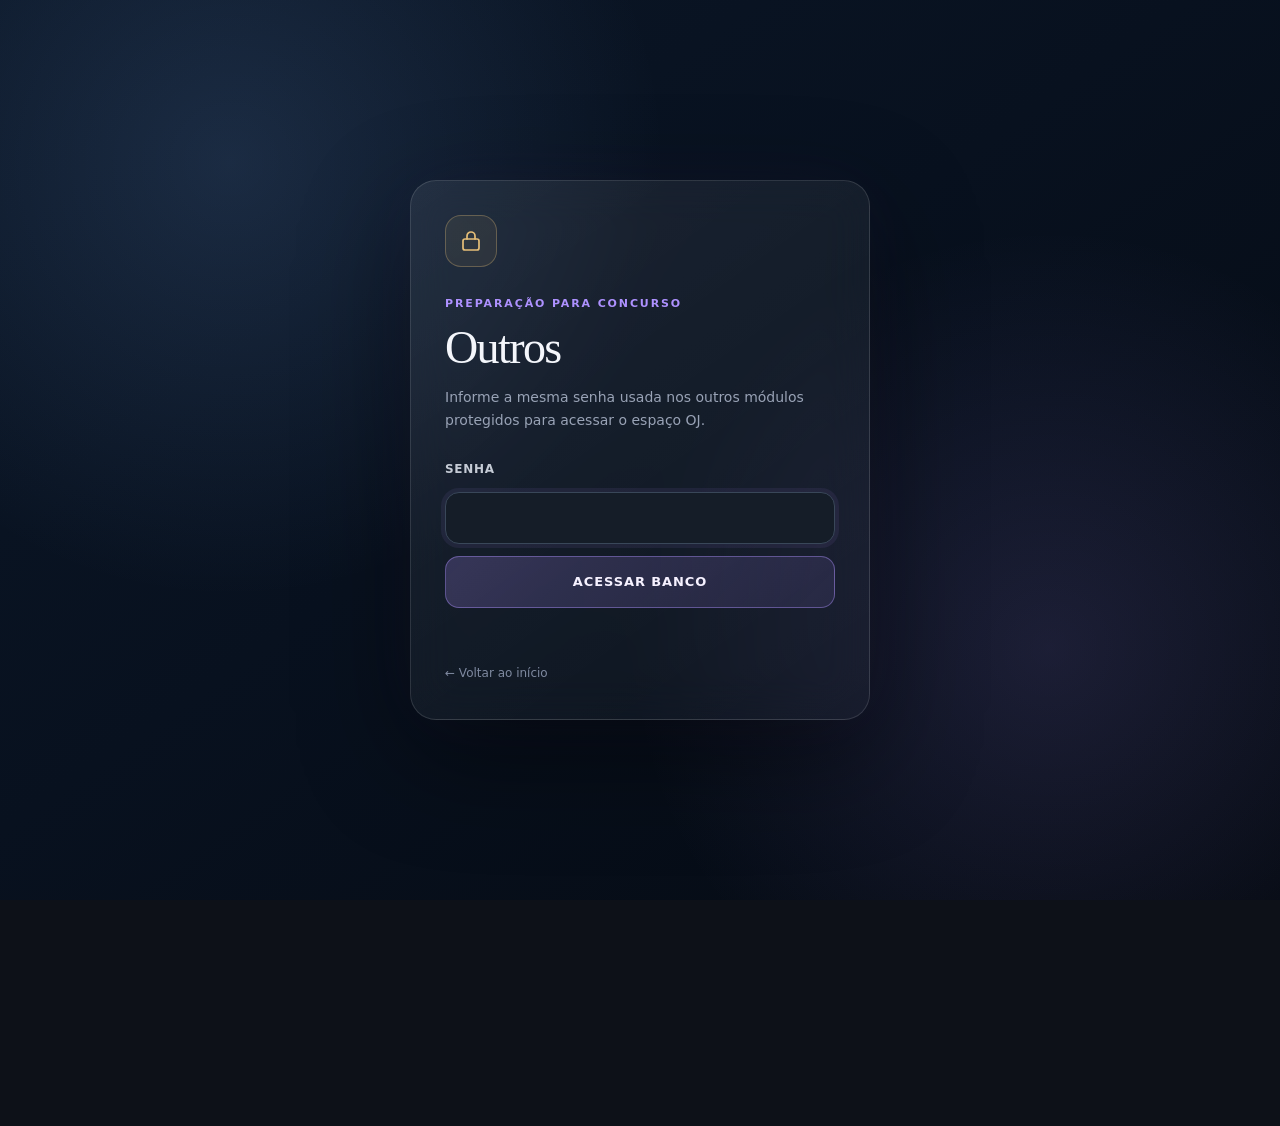
<file: oj/curso-de-testes/questoes.html>
<!doctype html>
<html lang="pt-BR">
<head>
<meta charset="utf-8">
<meta name="viewport" content="width=device-width, initial-scale=1">
<meta name="robots" content="noindex,nofollow,noarchive">
<meta name="color-scheme" content="dark">
<title>Questões de lei seca · OJ</title>
<script src="../../legacy-gate.js"></script>
<link rel="stylesheet" href="../leitura.css">
<link rel="stylesheet" href="../noite.css">
<style>
.quiz-shell{max-width:960px;margin:0 auto;padding:27px 18px 72px}
.quiz-nav{display:flex;align-items:center;gap:14px;background:#0b121e;padding:12px max(18px,calc((100vw - 960px)/2));border-bottom:1px solid #2b3848}
.quiz-nav .brand{color:#fff}.quiz-nav a{font-size:13px;font-weight:700;color:#b8d4f5;text-decoration:none}
.quiz-nav a:hover{text-decoration:underline}
.quiz-nav .spacer{flex:1}
.quiz-shell h1{margin:4px 0 8px}
.quiz-shell .subtitle{color:#aebfd0;margin:0 0 17px;font-size:14px}
.quiz-sel{display:flex;gap:10px;flex-wrap:wrap;align-items:end;margin:12px 0}
.quiz-sel label{display:grid;gap:5px;flex:1;min-width:205px;font-size:12px;font-weight:750;color:#cbd6e5}
.quiz-sel select{min-width:0;width:100%;background:#1b2838;color:#edf3fc;border:1px solid #49576a;border-radius:10px;padding:12px;font-size:14px}
.quiz-topline{display:flex;flex-wrap:wrap;align-items:center;justify-content:space-between;gap:9px;margin:12px 0;color:#aebed1;font-size:13px}
.quiz-stat{display:flex;gap:12px;align-items:center;flex-wrap:wrap}
.quiz-source{color:#9bb1c7;font-size:12px;margin-top:13px}
.quiz-source a{color:#a8d5ff}
.quiz-answer-heading{font-size:13px;text-transform:uppercase;letter-spacing:.09em;font-weight:800;color:#cbd8e9;margin:14px 0 4px}
.quiz-card{margin-top:12px;min-height:330px}
.quiz-card h2{margin:9px 0 19px}
.quiz-option{cursor:pointer}
.quiz-option:disabled{cursor:default}
.quiz-prompt{font-size:17px;line-height:1.65;color:#eff4fc;margin:9px 0 18px}
.quiz-details{border:1px solid #3c5368;border-radius:10px;background:#1a2837;margin:12px 0;color:#d8e5f3}
.quiz-details summary{padding:10px 13px;font-size:13px;cursor:pointer;font-weight:750;color:#b6d6f5}
.quiz-details pre{white-space:pre-wrap;font:13px/1.7 system-ui,sans-serif;margin:0;padding:13px;border-top:1px solid #34485d}
.quiz-empty{background:#182534;padding:20px;border-radius:13px;border:1px solid #435367}
.quiz-actions{display:flex;gap:10px;flex-wrap:wrap;align-items:center;margin-top:15px}
@media(max-width:560px){.quiz-shell{padding:17px 12px 44px}.quiz-nav{gap:8px;padding:12px}.quiz-nav .brand{font-size:18px}.quiz-shell h1{font-size:30px}.quiz-option{padding:12px}.quiz-actions{justify-content:space-between}}
</style>
</head>
<body>
<header class="quiz-nav">
  <span class="brand">Legis Lectiones</span>
  <span class="spacer"></span>
  <a href="../">Disciplinas</a>
  <a id="backToRead" href="./">Voltar à leitura</a>
</header>
<main class="quiz-shell">
  <div class="overline">OJ · Treino de prova</div>
  <h1>Questões de lei seca</h1>
  <p class="subtitle">Questões objetivas elaboradas a partir dos trechos normativos presentes nos módulos, com correção imediata e acesso à redação utilizada.</p>
  <div class="quiz-sel">
    <label>Conteúdo
      <select id="moduleSelect" aria-label="Selecionar conteúdo">
        <option value="lindb">Direito Civil · LINDB</option>
        <option value="cpc-normas">DPC · Normas Fundamentais</option>
        <option value="cpc-jurisdicao">DPC · Jurisdição</option>
        <option value="improbidade">Direito Administrativo · Improbidade</option>
        <option value="todos">Todos os conteúdos</option>
      </select>
    </label>
    <label>Parte do conteúdo
      <select id="topicSelect" aria-label="Selecionar assunto"><option value="todos">Todos os assuntos</option></select>
    </label>
  </div>
  <div class="quiz-topline">
    <div id="progressLabel">Carregando questões…</div>
    <div class="quiz-stat"><span id="scoreLabel"></span><button type="button" id="retryWrong" class="quiz-action" hidden>Refazer erradas</button><button type="button" id="reset" class="quiz-action">Reiniciar</button></div>
  </div>
  <div class="quiz-progress" aria-hidden="true"><span id="progressBar" style="width:0"></span></div>
  <section class="quiz-card" id="questionBox" aria-live="polite">Carregando banco de questões…</section>
  <nav class="quiz-controls" aria-label="Navegação do banco">
    <button type="button" id="prevQuestion">Anterior</button>
    <span class="counter" id="questionCounter"></span>
    <button type="button" id="nextQuestion" class="primary">Próxima</button>
  </nav>
  <p class="quiz-source">As questões abrangem apenas os dispositivos transcritos ou resumidos nos materiais cadastrados. Tópicos exclusivamente doutrinários não foram classificados como lei seca. Confira a redação integral da legislação para estudar exceções não incluídas no recorte.</p>
</main>
<script src="./questoes.js"></script>
</body>
</html>
</file>
<file: oj/noite.css>
/* Tema noturno exclusivo das páginas /oj/ — não modifica outros projetos. */
:root{color-scheme:dark!important;--bg:#0d1118!important;--panel:#171f2a!important;--paper:#171f2a!important;--ink:#edf1f8!important;--muted:#afbed0!important;--line:#354354!important;--border:#354354!important;--accent:#ffab71!important;--accentsoft:#392a27!important;--cream:#2b2521!important;--navy:#0a111c!important;--shadow:0 12px 35px rgba(0,0,0,.23)!important}
body{background:#0d1118!important;color:#edf1f8!important}
.site-header,.top{background:#0a111c!important;color:#f3f6fa!important;border-bottom:1px solid #263344!important}
.sidebar,.left,.paper,.chapter,.right>.sheet,.topic-panel,.folder,.stat,.searchwrap,.sheet{background:#171f2a!important;color:#edf1f8!important;border-color:#354354!important;box-shadow:0 14px 34px #0003!important}
.sidebar h2,.left h2,.folder h2,.topic-panel h2,h1,.paper h2,.chapter h2,.heading h1,.folder-title{color:#f4f6fb!important}
.context,.subhead,.lead,.tiny,.small,.hint,.side-note,.folder-bottom,.note,.topic-index,.path,.statline,.footer,.eyebrow,.group-heading,.sidebar .group-heading,.group-heading,.folder-num,.crumb{color:#adbacb!important}
.sidebar .group{border-color:#344052!important}
.nav-item,.unit,.topic-text,.topic-row,.folder,.back{color:#e0e9f6!important}
.nav-item:hover,.unit:hover,.topic-row:hover{background:#253247!important}
.nav-item[aria-current="step"],.unit.active{background:#39302b!important;color:#ffb783!important}
.law{background:#202c3a!important;border-color:#7d9fbc!important;color:#f1f5fa!important}
.law.concept{background:#2c2a2a!important;border-color:#bf946b!important}
.example,.story,.trap{background:#292824!important;color:#e8e5dd!important;border-color:#67503a!important}
.copy,.example p,.law,.story p,.rule p,.topic-text{color:#e8eff8!important}
.illustration{background:#121720!important;border-color:#354354!important}
.illustration summary{background:#222d3b!important;color:#e4eaf5!important}
.illustration figcaption,.empty-img{color:#adbbca!important}
.illustration figure{background:#161d26!important}
.illustration img{background:#fff!important} /* preserve legibility of black-and-white comics */
.pager button,.back,.side-btn,.stat,.topic-status,.number,.choice,.tab,.step,.secondary,button.article-step{background:#202b3a!important;color:#e2ebf6!important;border-color:#3f5065!important}
.pager button:hover:not(:disabled),.back:hover,.side-btn:hover,.choice:hover{background:#304158!important;border-color:#9a7485!important}
.stat strong,.rrow strong,.folder .ready{color:#c4f5dc!important}
.folder:hover{border-color:#c7956f!important}
.folder-symbol{background:#332c28!important;color:#f3b17a!important}
.ready,.topic-row.active .topic-status{background:#1f3b34!important;border-color:#376c5a!important;color:#b5e9ca!important}
.topic-row{background:#1c2633!important;border-color:#324153!important}
.topic-row.active{background:#2b2928!important;border-color:#96714d!important}
.searchwrap input,input,select,textarea{background:#151d28!important;color:#f2f5fa!important;border-color:#394759!important}
.searchwrap input::placeholder,input::placeholder{color:#a1b0c1!important}
.blank{background:#202938!important;color:#c0cad8!important;border-color:#455368!important}
.section-label,.eyebrow,.overline{color:#ffac72!important}
a{color:#a8d5ff}a:hover{color:#d2e7ff}
.folder a,.folder:link,.folder:visited{color:#edf1f8}
.top a,.site-header .back{color:#e5edf8!important}
button:focus-visible,a:focus-visible,input:focus-visible{outline-color:#ffc082!important}
/* Painel de questões */
.quiz-card{border:1px solid #354354;border-radius:15px;background:#171f2a;padding:clamp(16px,3vw,28px)}
.quiz-card h2{font:600 clamp(22px,3vw,30px)/1.3 Georgia,serif;color:#f4f7fa}
.quiz-panel{max-width:950px;margin:auto}
.quiz-overline{font-size:12px;letter-spacing:.13em;font-weight:800;color:#ffad78;text-transform:uppercase}
.quiz-toolbar{display:flex;gap:10px;align-items:center;justify-content:space-between;flex-wrap:wrap;margin:16px 0}
.quiz-toolbar select{border:1px solid #3b4b60;border-radius:10px;padding:11px;font-size:14px;max-width:100%}
.quiz-option{display:flex;align-items:flex-start;gap:11px;text-align:left;width:100%;border-radius:11px;border:1px solid #39485b;color:#ecf2fa;background:#202c3b;padding:15px 16px;margin:9px 0;line-height:1.5}
.quiz-option:hover:not(:disabled){background:#293a50;border-color:#7b9bb7}
.quiz-option.selected{border-color:#e7a16d;background:#3b302a}
.quiz-option.correct{border-color:#4db58a;background:#1d3d35}
.quiz-option.incorrect{border-color:#d57878;background:#44282c}
.quiz-letter{flex:none;display:grid;place-items:center;width:26px;height:26px;border-radius:7px;background:#344153;color:#f9fcff;font-weight:800;font-size:12px}
.quiz-feedback{background:#182e2b;border:1px solid #346a5c;border-radius:11px;padding:16px;color:#e0f5ed;margin:14px 0}
.quiz-feedback.incorrect{background:#35272c;border-color:#905b60;color:#fbe3e4}
.quiz-feedback blockquote{white-space:pre-wrap;color:#cad8e8;margin:12px 0 0;padding:10px 14px;border-left:3px solid #6684a8;background:#172430}
.quiz-progress{background:#293548;border-radius:10px;height:8px;overflow:hidden;margin:12px 0 22px}
.quiz-progress span{display:block;height:100%;background:linear-gradient(90deg,#cc7b52,#ffb37d);transition:width .2s}
.quiz-controls{display:flex;justify-content:space-between;flex-wrap:wrap;gap:10px;margin:18px 0}
.quiz-controls button,.quiz-action{padding:10px 16px;background:#27364b;color:#eef5ff;border:1px solid #496078;border-radius:11px;font-weight:700}
.quiz-controls button.primary,.quiz-action.primary{background:#bd673b;border-color:#ce7547;color:#fff}
.quiz-controls button:disabled,.quiz-action:disabled{opacity:.45}
.quiz-filter{display:flex;gap:8px;align-items:center;flex-wrap:wrap}
.quiz-summary{border-top:1px solid #394658;margin-top:15px;padding:13px 0;color:#b6c4d5;font-size:13px}
.quiz-lower{display:flex;flex-wrap:wrap;gap:13px;margin-top:13px}
@media(max-width:650px){.quiz-toolbar{align-items:stretch;flex-direction:column}.quiz-filter select{width:100%}.quiz-option{padding:12px}}


/* Biblioteca OJ: disposição dos atalhos em telas estreitas */
@media(max-width:650px){
 .topic-row{flex-wrap:wrap;gap:7px 9px!important}
 .topic-row .topic-text{flex:1 1 calc(100% - 45px);min-width:0}
 .topic-row .topic-status{margin-left:31px}
 .topic-row .quiz-link{margin-left:auto}
 .top{gap:8px}
 .top a{white-space:nowrap}
}
</file>
<file: oj/leitura.css>
:root{--bg:#f5f7fa;--panel:#fff;--ink:#18273e;--muted:#586980;--line:#dce3eb;--accent:#c6632b;--accentsoft:#fff1e6;--navy:#15253b;--shadow:0 12px 38px rgba(23,43,70,.055)}
*{box-sizing:border-box}html{scroll-behavior:smooth}body{margin:0;background:var(--bg);color:var(--ink);font:15px/1.65 system-ui,-apple-system,"Segoe UI",Roboto,Arial,sans-serif}
button{font:inherit;cursor:pointer}button:disabled{opacity:.38;cursor:not-allowed}a{color:#245783}a:focus-visible,button:focus-visible,summary:focus-visible{outline:3px solid #eda16a;outline-offset:3px}
.site-header{background:var(--navy);color:#fff;min-height:67px;display:flex;align-items:center;gap:16px;padding:13px max(20px,calc((100vw - 1240px)/2));position:sticky;top:0;z-index:9}
.brand{font:600 21px Georgia,"Times New Roman",serif;white-space:nowrap}.crumb{color:#bbc7d8;font-size:12px;overflow:hidden;text-overflow:ellipsis;white-space:nowrap}.spacer{flex:1}.back{color:#fff;text-decoration:none;font-size:12px;border:1px solid #5e6f84;border-radius:9px;padding:7px 11px;white-space:nowrap}
.layout{max-width:1280px;margin:auto;padding:27px 20px 72px;display:grid;grid-template-columns:minmax(210px,262px) minmax(0,1fr);gap:22px}
.sidebar{position:sticky;top:91px;align-self:start;border:1px solid var(--line);border-radius:17px;background:#fff;padding:16px;box-shadow:var(--shadow);max-height:calc(100vh - 115px);overflow:auto}
.sidebar h2{font:600 23px/1.25 Georgia,serif;margin:6px 0 14px}.eyebrow{letter-spacing:.12em;text-transform:uppercase;color:var(--accent);font-weight:850;font-size:11px}
.group{border-top:1px solid #ecf0f5;padding:12px 0 0;margin:10px 0 0}.group:first-child{border-top:0;margin-top:0}
.group-heading{color:#5c6a7f;font-size:11px;font-weight:850;letter-spacing:.035em;line-height:1.35;margin-bottom:8px}
.nav-item{width:100%;display:block;border:0;border-radius:10px;background:transparent;text-align:left;padding:9px 11px;color:#3d5067;font-size:12px;line-height:1.45}
.nav-item:hover{background:#f6f8fb}.nav-item[aria-current="step"]{background:var(--accentsoft);color:#9b4416;font-weight:800}
.nav-num{color:#8a9aab;display:inline-block;min-width:25px;font-size:11px}
.main{min-width:0}.context{color:#78899b;font-size:12px;margin:4px 0 10px}
.overline{font-size:12px;font-weight:800;letter-spacing:.12em;color:var(--accent);text-transform:uppercase}
h1{font:600 clamp(27px,3.5vw,40px)/1.2 Georgia,"Times New Roman",serif;letter-spacing:-.022em;margin:8px 0 6px}
.subhead{margin:0 0 18px;color:#607189;font-size:13px}.pager{display:flex;align-items:center;justify-content:space-between;gap:12px;margin:16px 0}
.pager button{border:1px solid #d4dfe9;border-radius:10px;background:#fff;color:#364b63;padding:9px 13px;font-size:13px;font-weight:700}.pager button:hover:not(:disabled){border-color:#e4a57d;background:#fff9f4}
.pager .counter{color:#708097;font-weight:650;font-size:12px;white-space:nowrap}
.chapter{background:#fff;border:1px solid var(--line);border-radius:18px;box-shadow:var(--shadow);padding:clamp(17px,3vw,32px);display:flex;flex-direction:column;gap:22px}
.section{min-width:0}.section h2{font:750 13px/1.5 system-ui,-apple-system,"Segoe UI",Arial,sans-serif;text-transform:uppercase;letter-spacing:.095em;margin:0 0 10px;color:#5b6c80}
.law{background:#f5f7fa;border-left:4px solid #8698b3;border-radius:0 12px 12px 0;padding:17px 20px;font-size:15.5px;line-height:1.83;white-space:pre-line;overflow-wrap:anywhere}
.law.concept{background:#faf8f4;border-left-color:#d8ac81}
.note{font-size:12px;color:#74849a;margin:7px 0 0;line-height:1.55}
.note a{font-weight:650}.illustration{border:1px solid #dde5ed;border-radius:14px;overflow:hidden;background:#fafafa}
.illustration summary{display:flex;align-items:center;justify-content:space-between;gap:12px;padding:12px 16px;color:#41556c;font-weight:750;font-size:13px;cursor:pointer;list-style:none;background:#f9fbfd}
.illustration summary::-webkit-details-marker{display:none}.illustration summary:after{content:"Minimizar";color:#9d5020;font-size:12px;font-weight:650}.illustration:not([open]) summary:after{content:"Mostrar"}
.illustration figure{margin:0;padding:10px}.illustration img{display:block;width:100%;height:auto;max-height:690px;object-fit:contain;border-radius:9px}
.illustration figcaption{font-size:11px;color:#8995a5;text-align:center;padding:6px}
.copy{margin:0;line-height:1.85;font-size:15px;white-space:pre-line}
.example{background:#fff8ee;border:1px solid #f1dbc2;border-radius:12px;padding:16px 18px}
.example p{margin:0;line-height:1.75}
.empty-img{color:#7a889b;font-size:12px}
@media(max-width:830px){.layout{display:block;padding:16px 12px 45px}.sidebar{position:static;max-height:none;margin-bottom:17px;padding:10px 14px}.sidebar h2{font-size:20px;margin:5px 0 9px}.sidebar .groups{display:none}.sidebar details[open]+.groups{display:block}.sidebar .group{padding-top:9px;margin-top:9px}.site-header{padding:12px 13px;gap:8px;flex-wrap:wrap}.brand{font-size:18px}.crumb{display:none}.back{margin-left:auto}.chapter{padding:17px 14px;gap:19px}.law{font-size:14px;padding:13px 14px}.pager{margin:12px 0}.pager button{padding:8px 11px}}
@media(min-width:831px){.sidebar>details{display:none}}
@media print{.site-header,.sidebar,.pager{display:none!important}.layout{display:block;padding:0}.chapter{border:none;box-shadow:none}.illustration{break-inside:avoid}.illustration:not([open]){display:none}body{background:#fff}}
</file>
